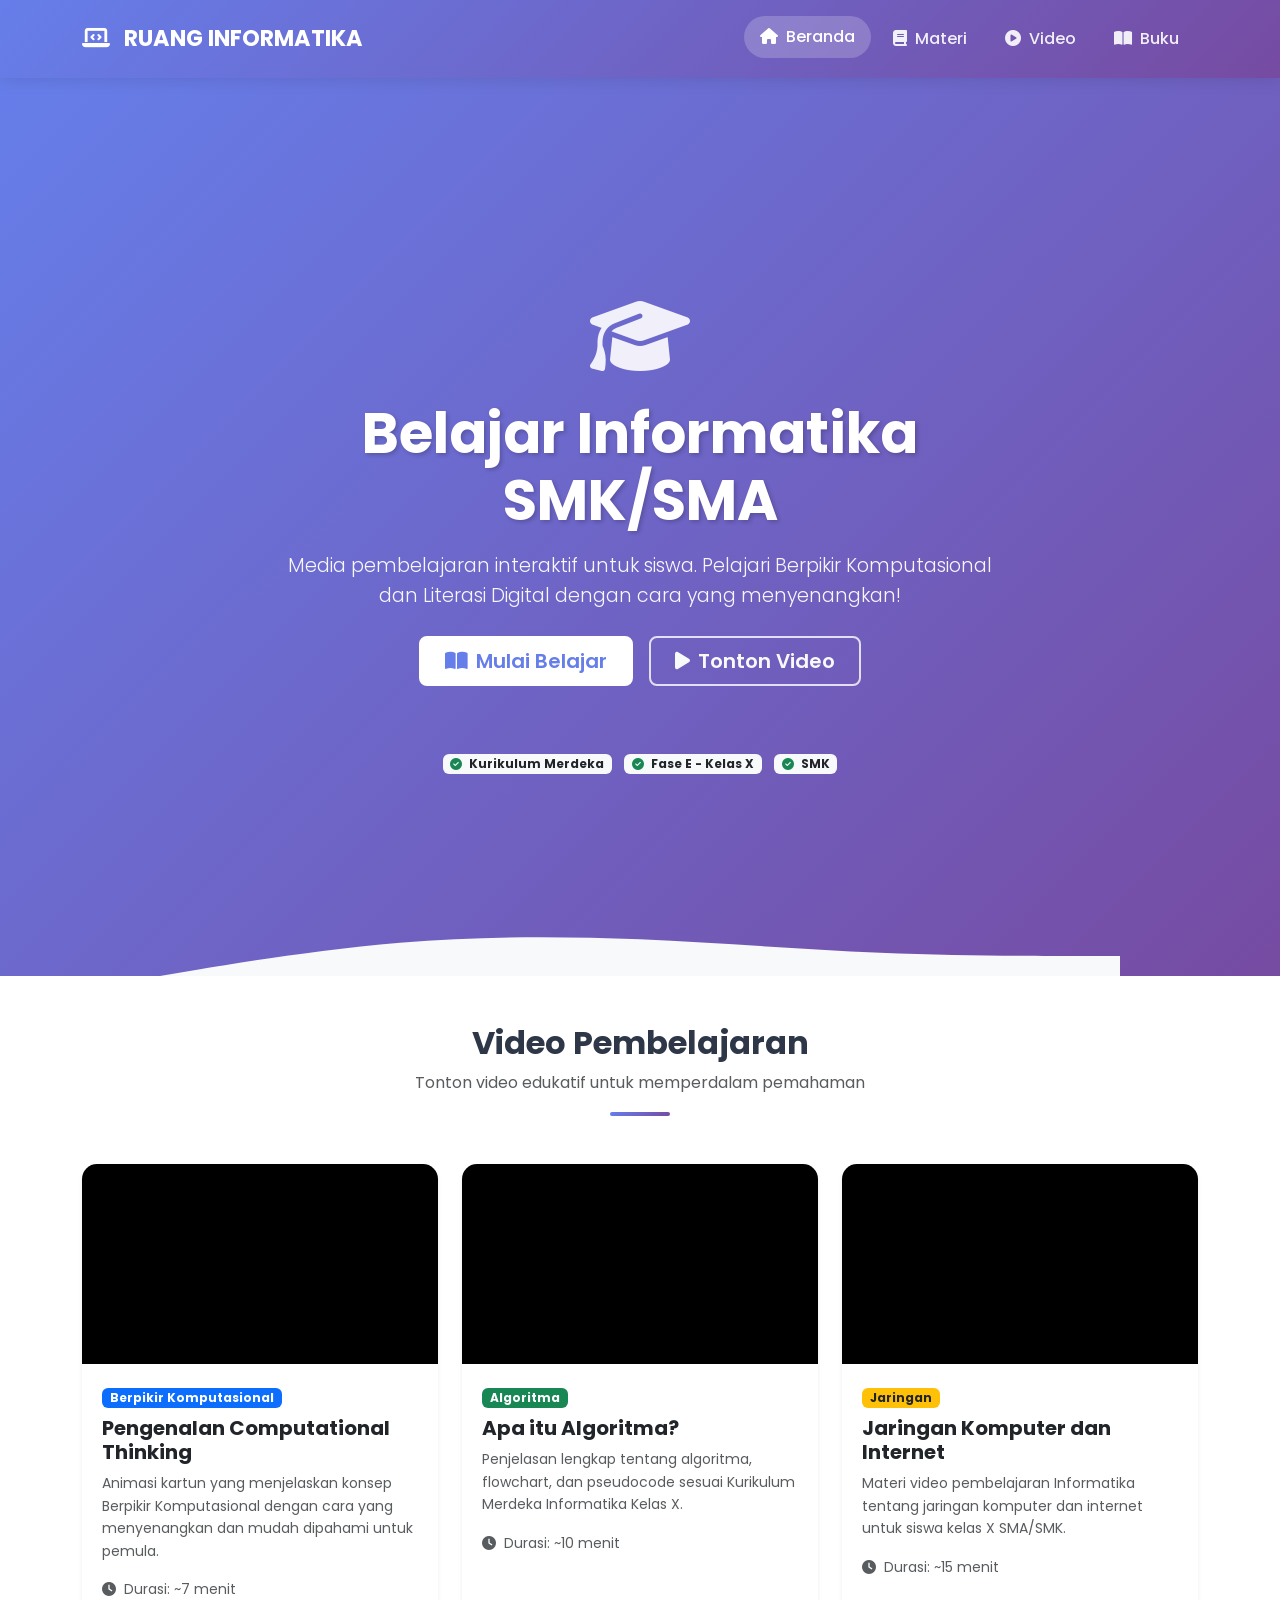
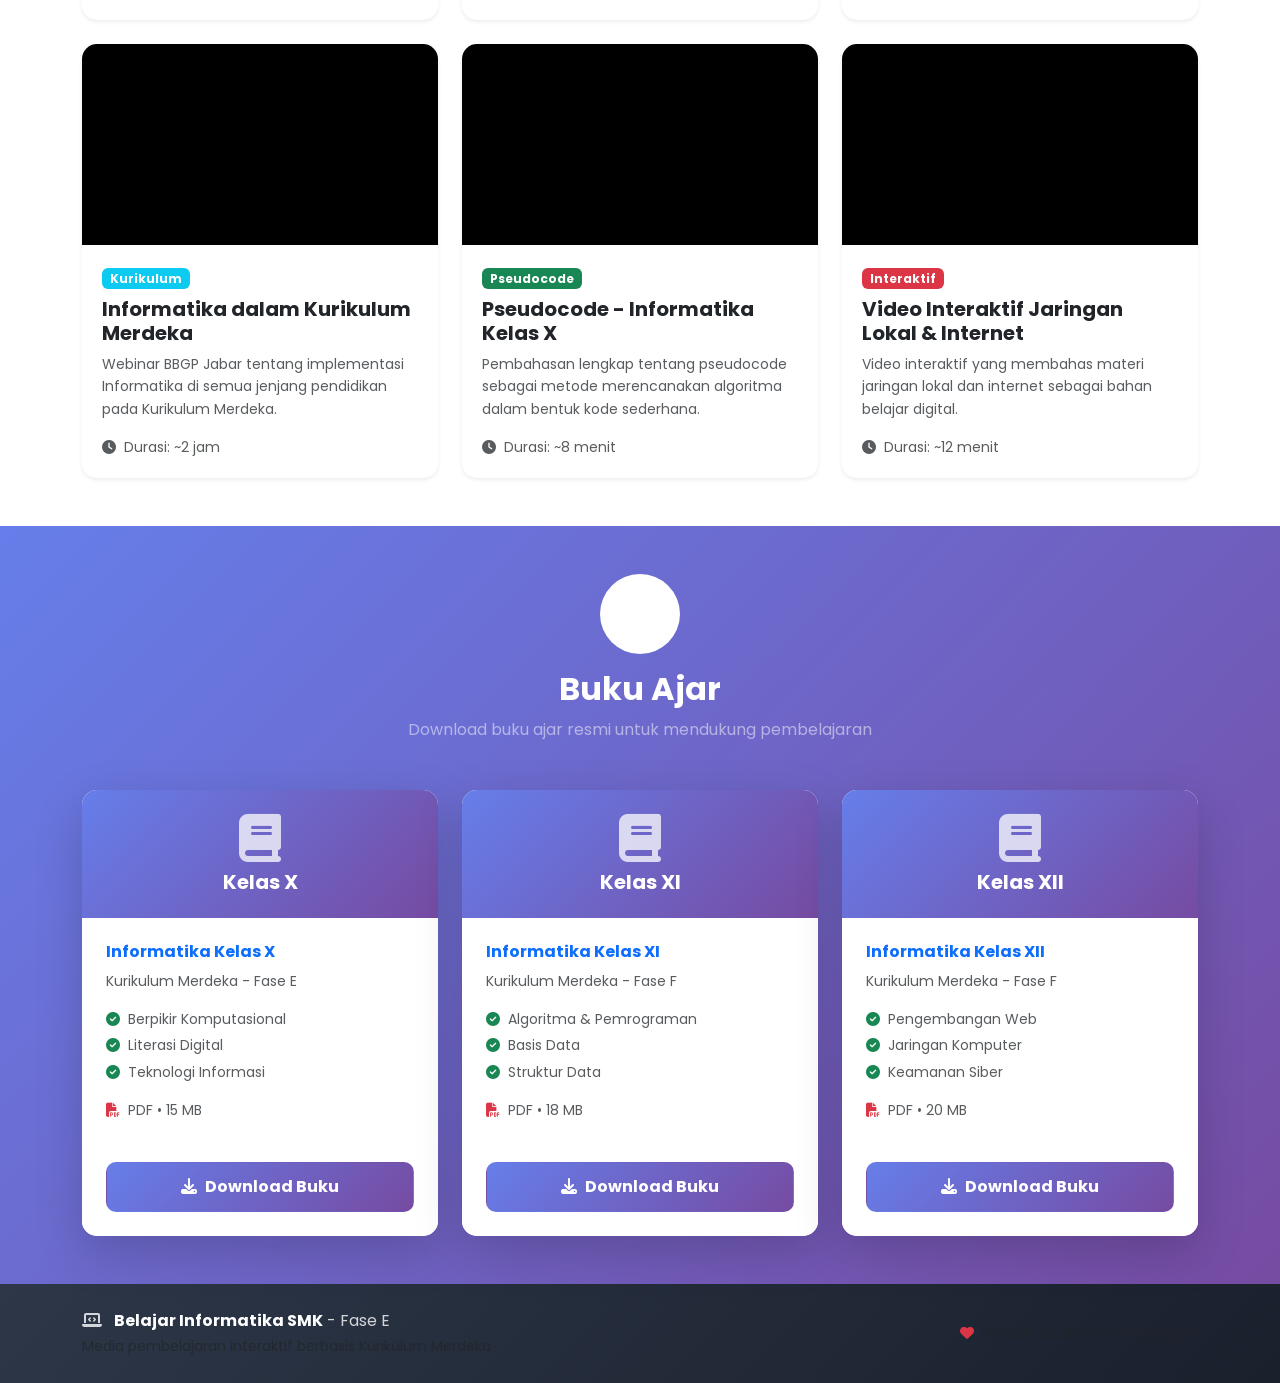
<file: index.html>
<!DOCTYPE html>
<html lang="id">
<head>
    <meta charset="UTF-8">
    <meta name="viewport" content="width=device-width, initial-scale=1.0">
    <title>Belajar Informatika SMK - Fase E</title>
    <!-- Bootstrap 5 CSS CDN -->
    <link href="https://cdn.jsdelivr.net/npm/bootstrap@5.3.2/dist/css/bootstrap.min.css" rel="stylesheet">
    <!-- Google Fonts -->
    <link href="https://fonts.googleapis.com/css2?family=Poppins:wght@300;400;500;600;700&display=swap" rel="stylesheet">
    <!-- Font Awesome -->
    <link rel="stylesheet" href="https://cdnjs.cloudflare.com/ajax/libs/font-awesome/6.4.2/css/all.min.css">
    <!-- Custom CSS -->
    <link rel="stylesheet" href="style.css">
<base target="_blank">
</head>
<body>
    <!-- ============================================ -->
    <!-- NAVBAR - Navigasi Utama Website              -->
    <!-- ============================================ -->
    <nav class="navbar navbar-expand-lg navbar-dark fixed-top" id="mainNav">
        <div class="container">
            <!-- Logo Website -->
            <a class="navbar-brand" href="#beranda">
                <i class="fas fa-laptop-code me-2"></i>
                <span class="fw-bold">RUANG INFORMATIKA</span>
            </a>
            <!-- Tombol Toggle untuk Mobile -->
            <button class="navbar-toggler" type="button" data-bs-toggle="collapse" data-bs-target="#navbarNav">
                <span class="navbar-toggler-icon"></span>
            </button>
            <!-- Menu Navigasi -->
            <div class="collapse navbar-collapse" id="navbarNav">
                <ul class="navbar-nav ms-auto">
                    <li class="nav-item">
                        <a class="nav-link active" href="#beranda"><i class="fas fa-home me-1"></i> Beranda</a>
                    </li>
                    <li class="nav-item">
                        <a class="nav-link" href="materi.html"><i class="fas fa-book me-1"></i> Materi</a>
                    </li>
                    <li class="nav-item">
                        <a class="nav-link" href="#video"><i class="fas fa-play-circle me-1"></i> Video</a>
                    </li>
                    <li class="nav-item">
                        <a class="nav-link" href="#buku">
                            <i class="fas fa-book-open me-1"></i> Buku
                        </a>
                    </li>
                </ul>
            </div>
        </div>
    </nav>

    <!-- ============================================ -->
    <!-- HERO SECTION - Halaman Utama                 -->
    <!-- ============================================ -->
    <section id="beranda" class="hero-section d-flex align-items-center">
        <div class="container text-center">
            <div class="row justify-content-center">
                <div class="col-lg-8">
                    <!-- Animasi Icon -->
                    <div class="hero-icon mb-4">
                        <i class="fas fa-graduation-cap"></i>
                    </div>
                    <h1 class="display-4 fw-bold mb-3">Belajar Informatika SMK/SMA</h1>
                    <p class="lead mb-4">
                        Media pembelajaran interaktif untuk siswa. Pelajari Berpikir Komputasional 
                        dan Literasi Digital dengan cara yang menyenangkan!
                    </p>
                    <div class="d-flex justify-content-center gap-3 flex-wrap">
                        <a href="materi.html#bk" class="btn btn-primary btn-lg px-4">
                            <i class="fas fa-book-open me-2"></i>Mulai Belajar
                        </a>
                        <a href="#video" class="btn btn-outline-light btn-lg px-4">
                            <i class="fas fa-play me-2"></i>Tonton Video
                        </a>
                    </div>
                    <!-- Info CP -->
                    <div class="mt-5 pt-3">
                        <span class="badge bg-light text-dark me-2"><i class="fas fa-check-circle text-success me-1"></i> Kurikulum Merdeka</span>
                        <span class="badge bg-light text-dark me-2"><i class="fas fa-check-circle text-success me-1"></i> Fase E - Kelas X</span>
                        <span class="badge bg-light text-dark"><i class="fas fa-check-circle text-success me-1"></i> SMK</span>
                    </div>
                </div>
            </div>
        </div>
        <!-- Wave SVG -->
        <div class="wave-bottom">
            <svg viewBox="0 0 1440 120" fill="none" xmlns="http://www.w3.org/2000/svg">
                <path d="M0 120L60 110C120 100 240 80 360 70C480 60 600 60 720 65C840 70 960 80 1080 85C1200 90 1320 90 1380 90L1440 90V120H1380C1320 120 1200 120 1080 120C960 120 840 120 720 120C600 120 480 120 360 120C240 120 120 120 60 120H0Z" fill="#f8f9fa"/>
            </svg>
        </div>
    </section>

    <!-- ============================================ -->
    <!-- VIDEO SECTION - Pembelajaran Visual          -->
    <!-- ============================================ -->
    <section id="video" class="py-5">
        <div class="container">
            <div class="text-center mb-5">
                <h2 class="fw-bold section-title">Video Pembelajaran</h2>
                <p class="text-muted">Tonton video edukatif untuk memperdalam pemahaman</p>
                <div class="divider mx-auto"></div>
            </div>

            <div class="row g-4">
                <!-- Video 1: Berpikir Komputasional -->
                <div class="col-md-6 col-lg-4">
                    <div class="card video-card border-0 shadow-sm h-100">
                        <div class="ratio ratio-16x9">
                            <iframe 
                                src="https://www.youtube.com/embed/jCb9fpPrxLc" 
                                title="Pengenalan Computational Thinking"
                                allowfullscreen>
                            </iframe>
                        </div>
                        <div class="card-body">
                            <span class="badge bg-primary mb-2">Berpikir Komputasional</span>
                            <h5 class="card-title fw-bold">Pengenalan Computational Thinking</h5>
                            <p class="card-text text-muted small">
                                Animasi kartun yang menjelaskan konsep Berpikir Komputasional 
                                dengan cara yang menyenangkan dan mudah dipahami untuk pemula.
                            </p>
                            <div class="d-flex align-items-center text-muted small">
                                <i class="fas fa-clock me-2"></i> Durasi: ~7 menit
                            </div>
                        </div>
                    </div>
                </div>

                <!-- Video 2: Algoritma & Pseudocode -->
                <div class="col-md-6 col-lg-4">
                    <div class="card video-card border-0 shadow-sm h-100">
                        <div class="ratio ratio-16x9">
                            <iframe 
                                src="https://www.youtube.com/embed/BMHayvVbP1k" 
                                title="Apa itu Algoritma?"
                                allowfullscreen>
                            </iframe>
                        </div>
                        <div class="card-body">
                            <span class="badge bg-success mb-2">Algoritma</span>
                            <h5 class="card-title fw-bold">Apa itu Algoritma?</h5>
                            <p class="card-text text-muted small">
                                Penjelasan lengkap tentang algoritma, flowchart, dan pseudocode 
                                sesuai Kurikulum Merdeka Informatika Kelas X.
                            </p>
                            <div class="d-flex align-items-center text-muted small">
                                <i class="fas fa-clock me-2"></i> Durasi: ~10 menit
                            </div>
                        </div>
                    </div>
                </div>

                <!-- Video 3: Jaringan Komputer -->
                <div class="col-md-6 col-lg-4">
                    <div class="card video-card border-0 shadow-sm h-100">
                        <div class="ratio ratio-16x9">
                            <iframe 
                                src="https://www.youtube.com/embed/IxHjcgRG0Ng" 
                                title="Jaringan Komputer dan Internet"
                                allowfullscreen>
                            </iframe>
                        </div>
                        <div class="card-body">
                            <span class="badge bg-warning text-dark mb-2">Jaringan</span>
                            <h5 class="card-title fw-bold">Jaringan Komputer dan Internet</h5>
                            <p class="card-text text-muted small">
                                Materi video pembelajaran Informatika tentang jaringan komputer 
                                dan internet untuk siswa kelas X SMA/SMK.
                            </p>
                            <div class="d-flex align-items-center text-muted small">
                                <i class="fas fa-clock me-2"></i> Durasi: ~15 menit
                            </div>
                        </div>
                    </div>
                </div>

                <!-- Video 4: Literasi Digital -->
                <div class="col-md-6 col-lg-4">
                    <div class="card video-card border-0 shadow-sm h-100">
                        <div class="ratio ratio-16x9">
                            <iframe 
                                src="https://www.youtube.com/embed/hwLjSUuyQTw" 
                                title="Informatika dalam Kurikulum Merdeka"
                                allowfullscreen>
                            </iframe>
                        </div>
                        <div class="card-body">
                            <span class="badge bg-info mb-2">Kurikulum</span>
                            <h5 class="card-title fw-bold">Informatika dalam Kurikulum Merdeka</h5>
                            <p class="card-text text-muted small">
                                Webinar BBGP Jabar tentang implementasi Informatika di semua 
                                jenjang pendidikan pada Kurikulum Merdeka.
                            </p>
                            <div class="d-flex align-items-center text-muted small">
                                <i class="fas fa-clock me-2"></i> Durasi: ~2 jam
                            </div>
                        </div>
                    </div>
                </div>

                <!-- Video 5: Pseudocode -->
                <div class="col-md-6 col-lg-4">
                    <div class="card video-card border-0 shadow-sm h-100">
                        <div class="ratio ratio-16x9">
                            <iframe 
                                src="https://www.youtube.com/embed/QyY5cfz2390" 
                                title="Pseudocode Informatika Kelas X"
                                allowfullscreen>
                            </iframe>
                        </div>
                        <div class="card-body">
                            <span class="badge bg-success mb-2">Pseudocode</span>
                            <h5 class="card-title fw-bold">Pseudocode - Informatika Kelas X</h5>
                            <p class="card-text text-muted small">
                                Pembahasan lengkap tentang pseudocode sebagai metode 
                                merencanakan algoritma dalam bentuk kode sederhana.
                            </p>
                            <div class="d-flex align-items-center text-muted small">
                                <i class="fas fa-clock me-2"></i> Durasi: ~8 menit
                            </div>
                        </div>
                    </div>
                </div>

                <!-- Video 6: Keamanan Digital -->
                <div class="col-md-6 col-lg-4">
                    <div class="card video-card border-0 shadow-sm h-100">
                        <div class="ratio ratio-16x9">
                            <iframe 
                                src="https://www.youtube.com/embed/nlryyGLl16k" 
                                title="Video Interaktif Jaringan Lokal dan Internet"
                                allowfullscreen>
                            </iframe>
                        </div>
                        <div class="card-body">
                            <span class="badge bg-danger mb-2">Interaktif</span>
                            <h5 class="card-title fw-bold">Video Interaktif Jaringan Lokal & Internet</h5>
                            <p class="card-text text-muted small">
                                Video interaktif yang membahas materi jaringan lokal dan 
                                internet sebagai bahan belajar digital.
                            </p>
                            <div class="d-flex align-items-center text-muted small">
                                <i class="fas fa-clock me-2"></i> Durasi: ~12 menit
                            </div>
                        </div>
                    </div>
                </div>
            </div>
        </div>
    </section>

<!-- ========================================== -->
<!-- SECTION BUKU - Download Buku Ajar          -->
<!-- ========================================== -->
<section id="buku" class="py-5">
  <div class="container">
    
    <!-- Header Section -->
    <div class="text-center mb-5">
      <div class="d-inline-flex align-items-center justify-content-center rounded-circle bg-white bg-opacity-20 mb-3" 
           style="width: 80px; height: 80px;">
        <i class="fas fa-book-open fa-2x text-white"></i>
      </div>
      <h2 class="fw-bold text-white mb-2">Buku Ajar</h2>
      <p class="text-white-50">Download buku ajar resmi untuk mendukung pembelajaran</p>
    </div>

    <!-- Grid Buku -->
    <div class="row g-4 justify-content-center">
      
      <!-- Buku Kelas X -->
      <div class="col-md-6 col-lg-4">
        <div class="card h-100 border-0 shadow-lg" style="border-radius: 15px; overflow: hidden;">
          <div class="card-header text-white text-center py-4" 
               style="background: linear-gradient(135deg, #667eea 0%, #764ba2 100%); border: none;">
            <i class="fas fa-book fa-3x mb-2 opacity-75"></i>
            <h5 class="fw-bold mb-0">Kelas X</h5>
          </div>
          <div class="card-body p-4">
            <h6 class="fw-bold text-primary">Informatika Kelas X</h6>
            <p class="text-muted small mb-3">Kurikulum Merdeka - Fase E</p>
            
            <ul class="list-unstyled small text-muted mb-3">
              <li class="mb-1"><i class="fas fa-check-circle text-success me-2"></i>Berpikir Komputasional</li>
              <li class="mb-1"><i class="fas fa-check-circle text-success me-2"></i>Literasi Digital</li>
              <li class="mb-1"><i class="fas fa-check-circle text-success me-2"></i>Teknologi Informasi</li>
            </ul>

            <div class="d-flex align-items-center text-muted small mb-3">
              <i class="fas fa-file-pdf text-danger me-2"></i>
              <span>PDF • 15 MB</span>
            </div>
          </div>
          <div class="card-footer bg-white border-0 p-4 pt-0">
            <a href="https://buku.kemendikdasmen.go.id/katalog/informatika-untuk-smamasmkmak-kelas-x-edisi-revisi" 
               class="btn w-100 text-white fw-bold" 
               style="background: linear-gradient(135deg, #667eea 0%, #764ba2 100%); border-radius: 10px; padding: 12px;"
               download>
              <i class="fas fa-download me-2"></i>Download Buku
            </a>
          </div>
        </div>
      </div>

      <!-- Buku Kelas XI -->
      <div class="col-md-6 col-lg-4">
        <div class="card h-100 border-0 shadow-lg" style="border-radius: 15px; overflow: hidden;">
          <div class="card-header text-white text-center py-4" 
               style="background: linear-gradient(135deg, #667eea 0%, #764ba2 100%); border: none;">
            <i class="fas fa-book fa-3x mb-2 opacity-75"></i>
            <h5 class="fw-bold mb-0">Kelas XI</h5>
          </div>
          <div class="card-body p-4">
            <h6 class="fw-bold text-primary">Informatika Kelas XI</h6>
            <p class="text-muted small mb-3">Kurikulum Merdeka - Fase F</p>
            
            <ul class="list-unstyled small text-muted mb-3">
              <li class="mb-1"><i class="fas fa-check-circle text-success me-2"></i>Algoritma & Pemrograman</li>
              <li class="mb-1"><i class="fas fa-check-circle text-success me-2"></i>Basis Data</li>
              <li class="mb-1"><i class="fas fa-check-circle text-success me-2"></i>Struktur Data</li>
            </ul>

            <div class="d-flex align-items-center text-muted small mb-3">
              <i class="fas fa-file-pdf text-danger me-2"></i>
              <span>PDF • 18 MB</span>
            </div>
          </div>
          <div class="card-footer bg-white border-0 p-4 pt-0">
            <a href="https://buku.kemendikdasmen.go.id/katalog/informatika-untuk-smama-kelas-xi-edisi-revisi" 
               class="btn w-100 text-white fw-bold" 
               style="background: linear-gradient(135deg, #667eea 0%, #764ba2 100%); border-radius: 10px; padding: 12px;"
               download>
              <i class="fas fa-download me-2"></i>Download Buku
            </a>
          </div>
        </div>
      </div>

      <!-- Buku Kelas XII -->
      <div class="col-md-6 col-lg-4">
        <div class="card h-100 border-0 shadow-lg" style="border-radius: 15px; overflow: hidden;">
          <div class="card-header text-white text-center py-4" 
               style="background: linear-gradient(135deg, #667eea 0%, #764ba2 100%); border: none;">
            <i class="fas fa-book fa-3x mb-2 opacity-75"></i>
            <h5 class="fw-bold mb-0">Kelas XII</h5>
          </div>
          <div class="card-body p-4">
            <h6 class="fw-bold text-primary">Informatika Kelas XII</h6>
            <p class="text-muted small mb-3">Kurikulum Merdeka - Fase F</p>
            
            <ul class="list-unstyled small text-muted mb-3">
              <li class="mb-1"><i class="fas fa-check-circle text-success me-2"></i>Pengembangan Web</li>
              <li class="mb-1"><i class="fas fa-check-circle text-success me-2"></i>Jaringan Komputer</li>
              <li class="mb-1"><i class="fas fa-check-circle text-success me-2"></i>Keamanan Siber</li>
            </ul>

            <div class="d-flex align-items-center text-muted small mb-3">
              <i class="fas fa-file-pdf text-danger me-2"></i>
              <span>PDF • 20 MB</span>
            </div>
          </div>
          <div class="card-footer bg-white border-0 p-4 pt-0">
            <a href="https://buku.kemendikdasmen.go.id/katalog/informatika-untuk-smama-kelas-xii" 
               class="btn w-100 text-white fw-bold" 
               style="background: linear-gradient(135deg, #667eea 0%, #764ba2 100%); border-radius: 10px; padding: 12px;"
               download>
              <i class="fas fa-download me-2"></i>Download Buku
            </a>
          </div>
        </div>
      </div>

    </div>
  </div>
</section>

    <!-- ============================================ -->
    <!-- FOOTER - Bagian Bawah Website                -->
    <!-- ============================================ -->
    <footer class="footer py-4">
        <div class="container">
            <div class="row align-items-center">
                <div class="col-md-6 text-center text-md-start">
                    <p class="mb-0">
                        <i class="fas fa-laptop-code me-2"></i>
                        <strong>Belajar Informatika SMK</strong> - Fase E
                    </p>
                    <small class="text-muted">Media pembelajaran interaktif berbasis Kurikulum Merdeka</small>
                </div>
                <div class="col-md-6 text-center text-md-end mt-3 mt-md-0">
                    <small class="text-muted">
                        <i class="fas fa-heart text-danger me-1"></i> Dibuat untuk siswa SMK Kelas X
                    </small>
                </div>
            </div>
        </div>
    </footer>

    <!-- Tombol Kembali ke Atas -->
    <button id="backToTop" class="btn btn-primary rounded-circle shadow" title="Kembali ke Atas">
        <i class="fas fa-arrow-up"></i>
    </button>

    <!-- Bootstrap 5 JS Bundle -->
    <script src="https://cdn.jsdelivr.net/npm/bootstrap@5.3.2/dist/js/bootstrap.bundle.min.js"></script>
    <!-- Custom JavaScript -->
    <script src="script.js"></script>
</body>
</html>
</file>
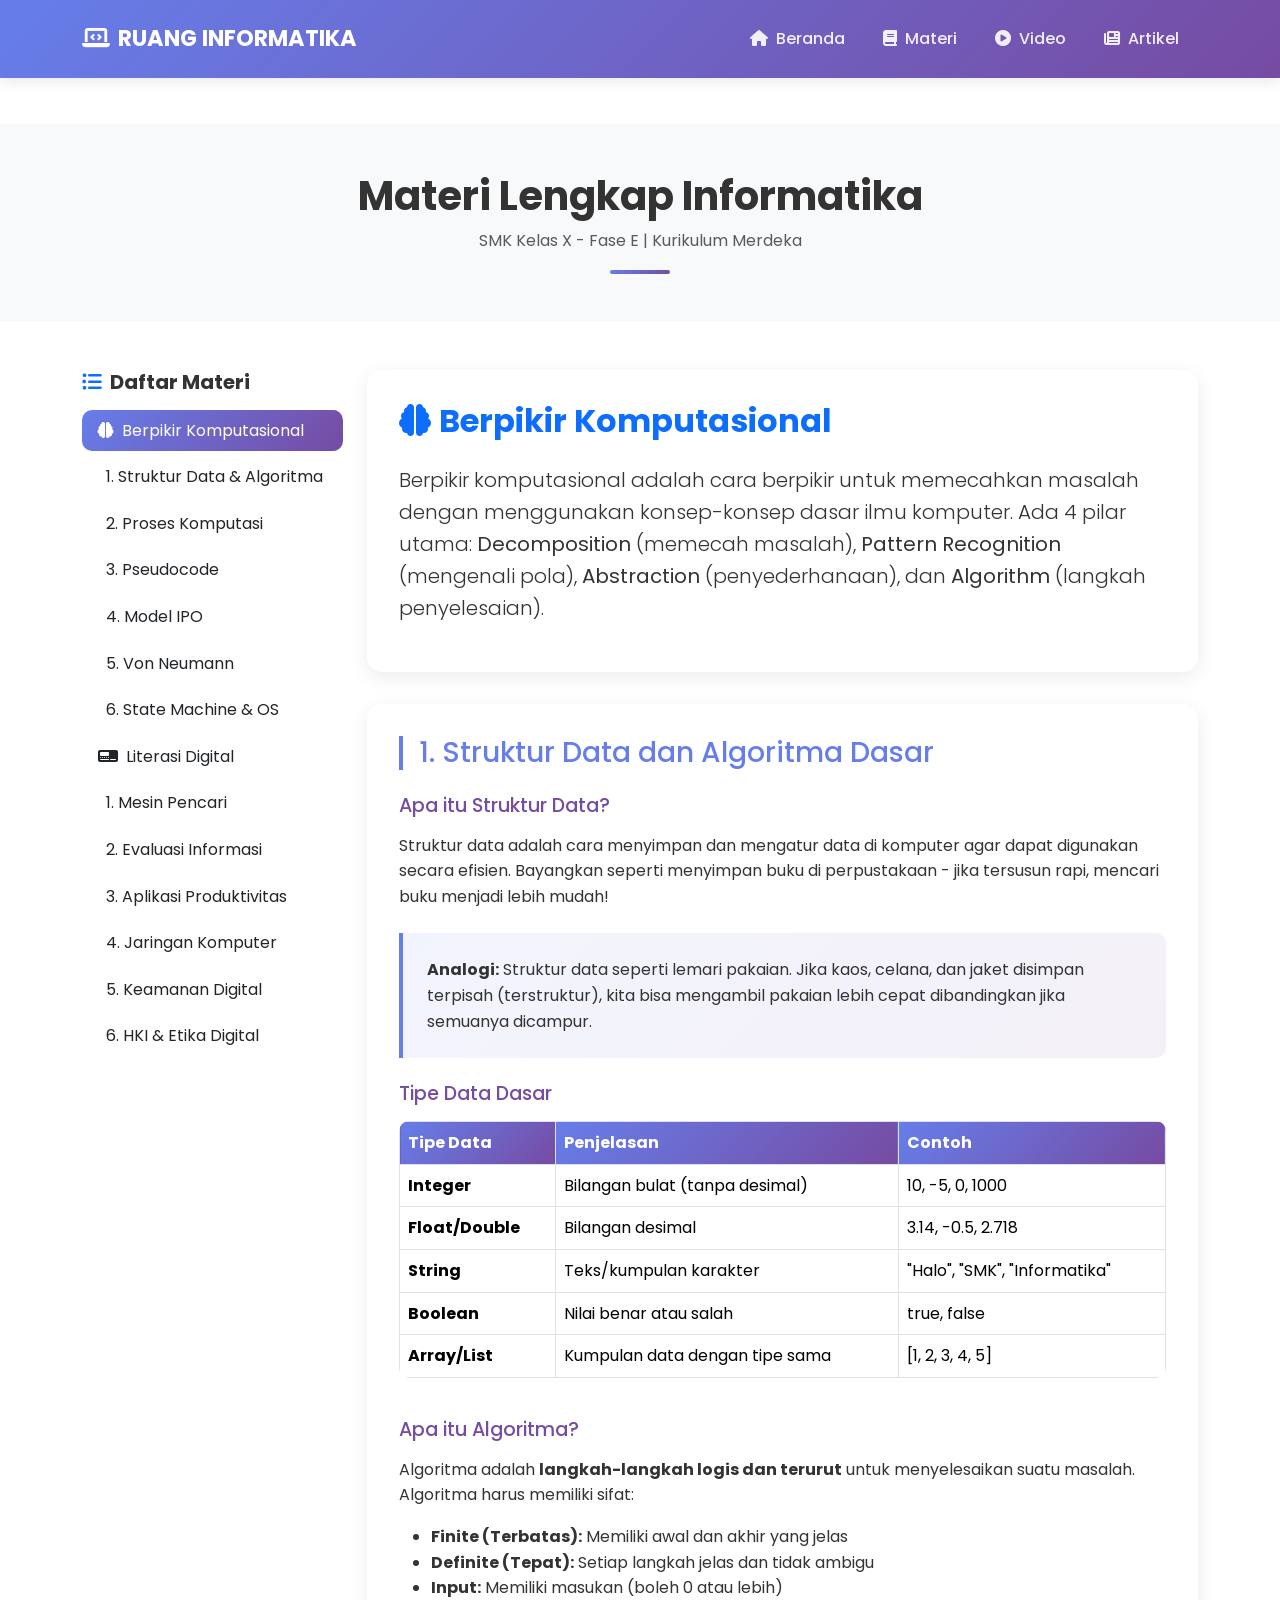
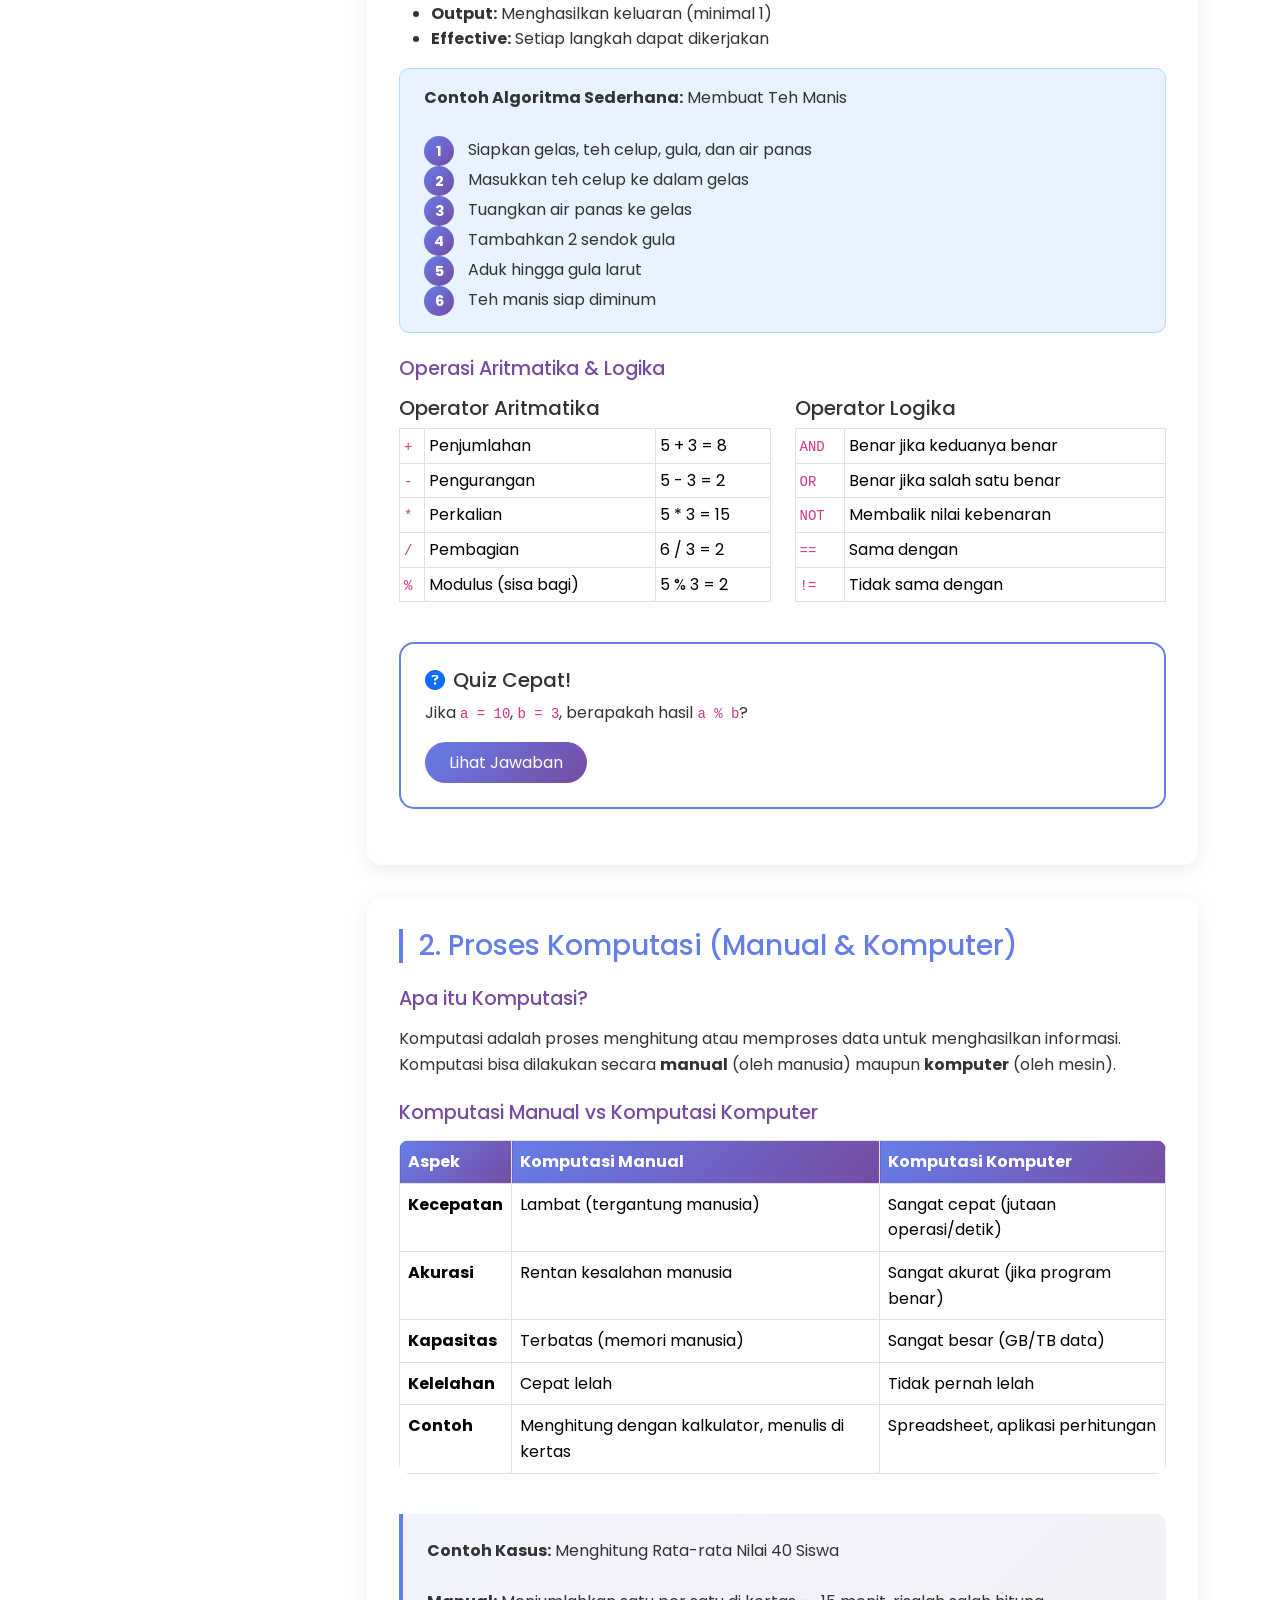
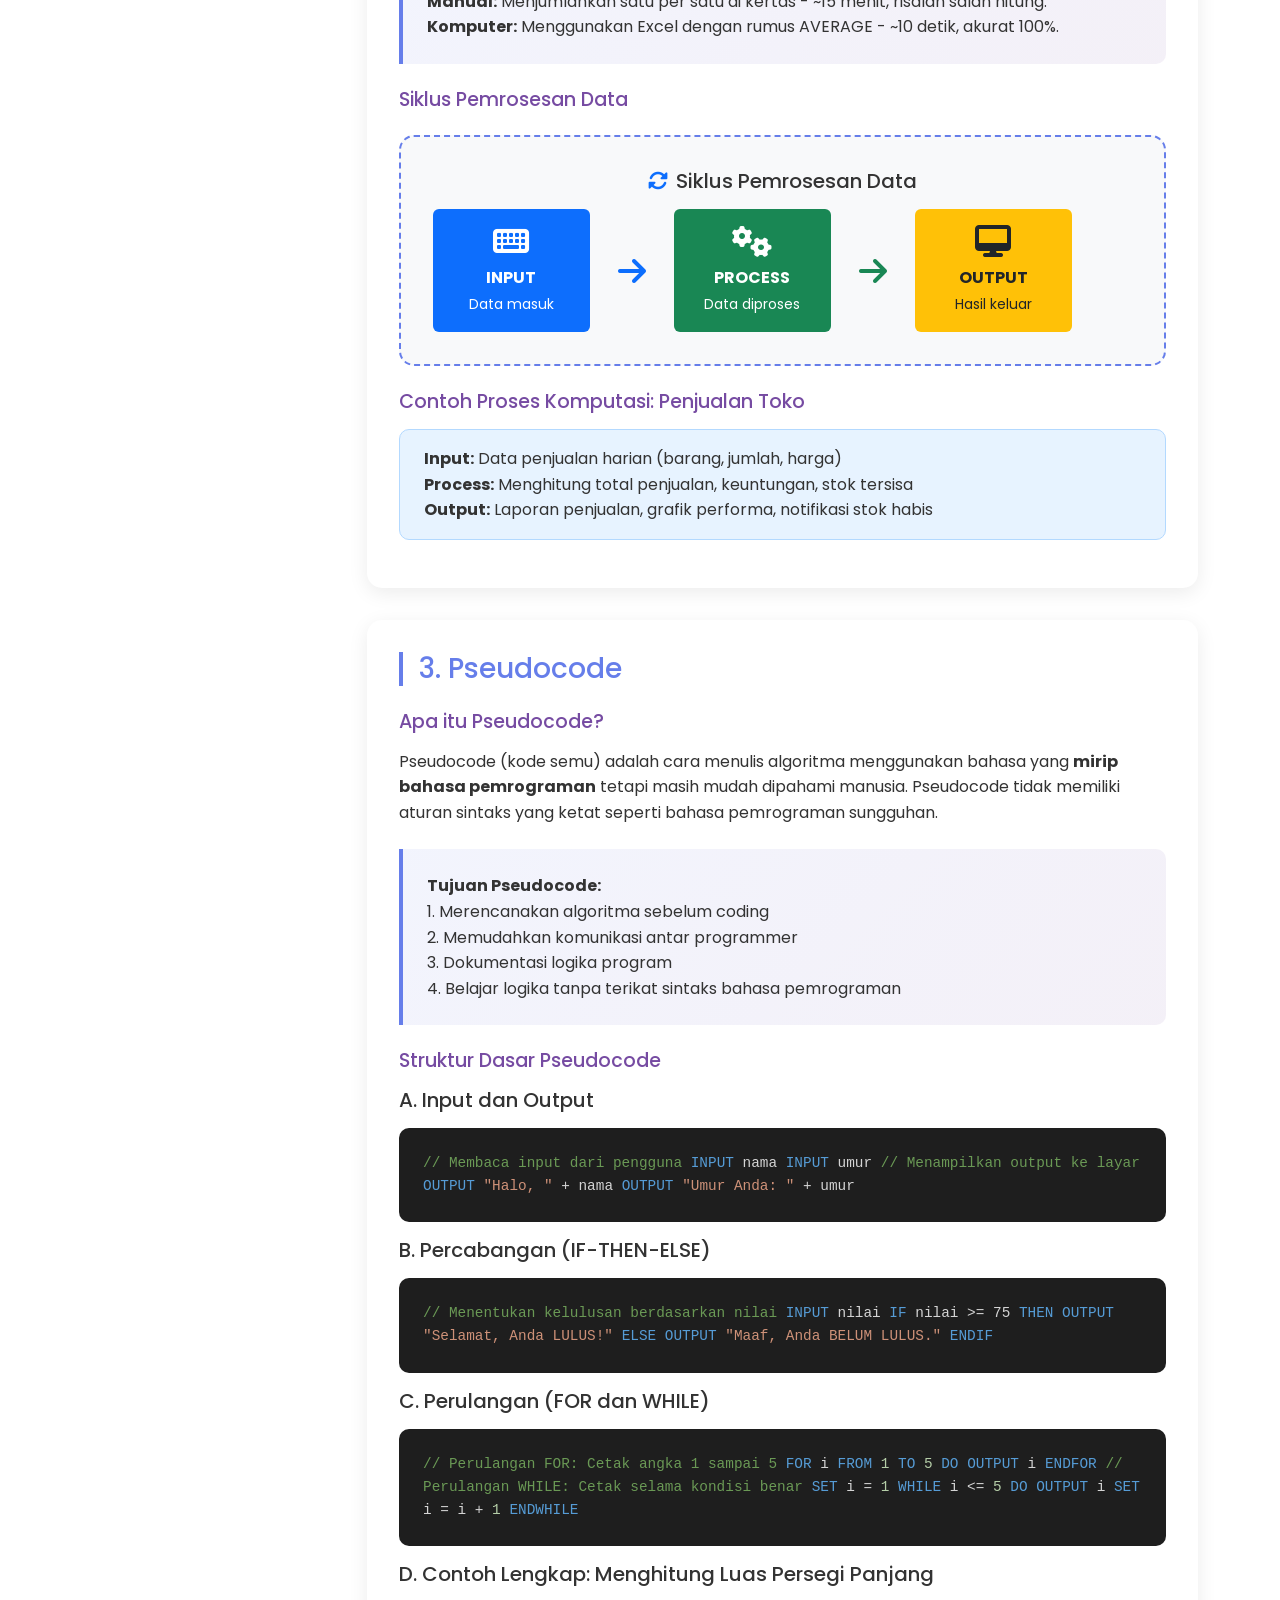
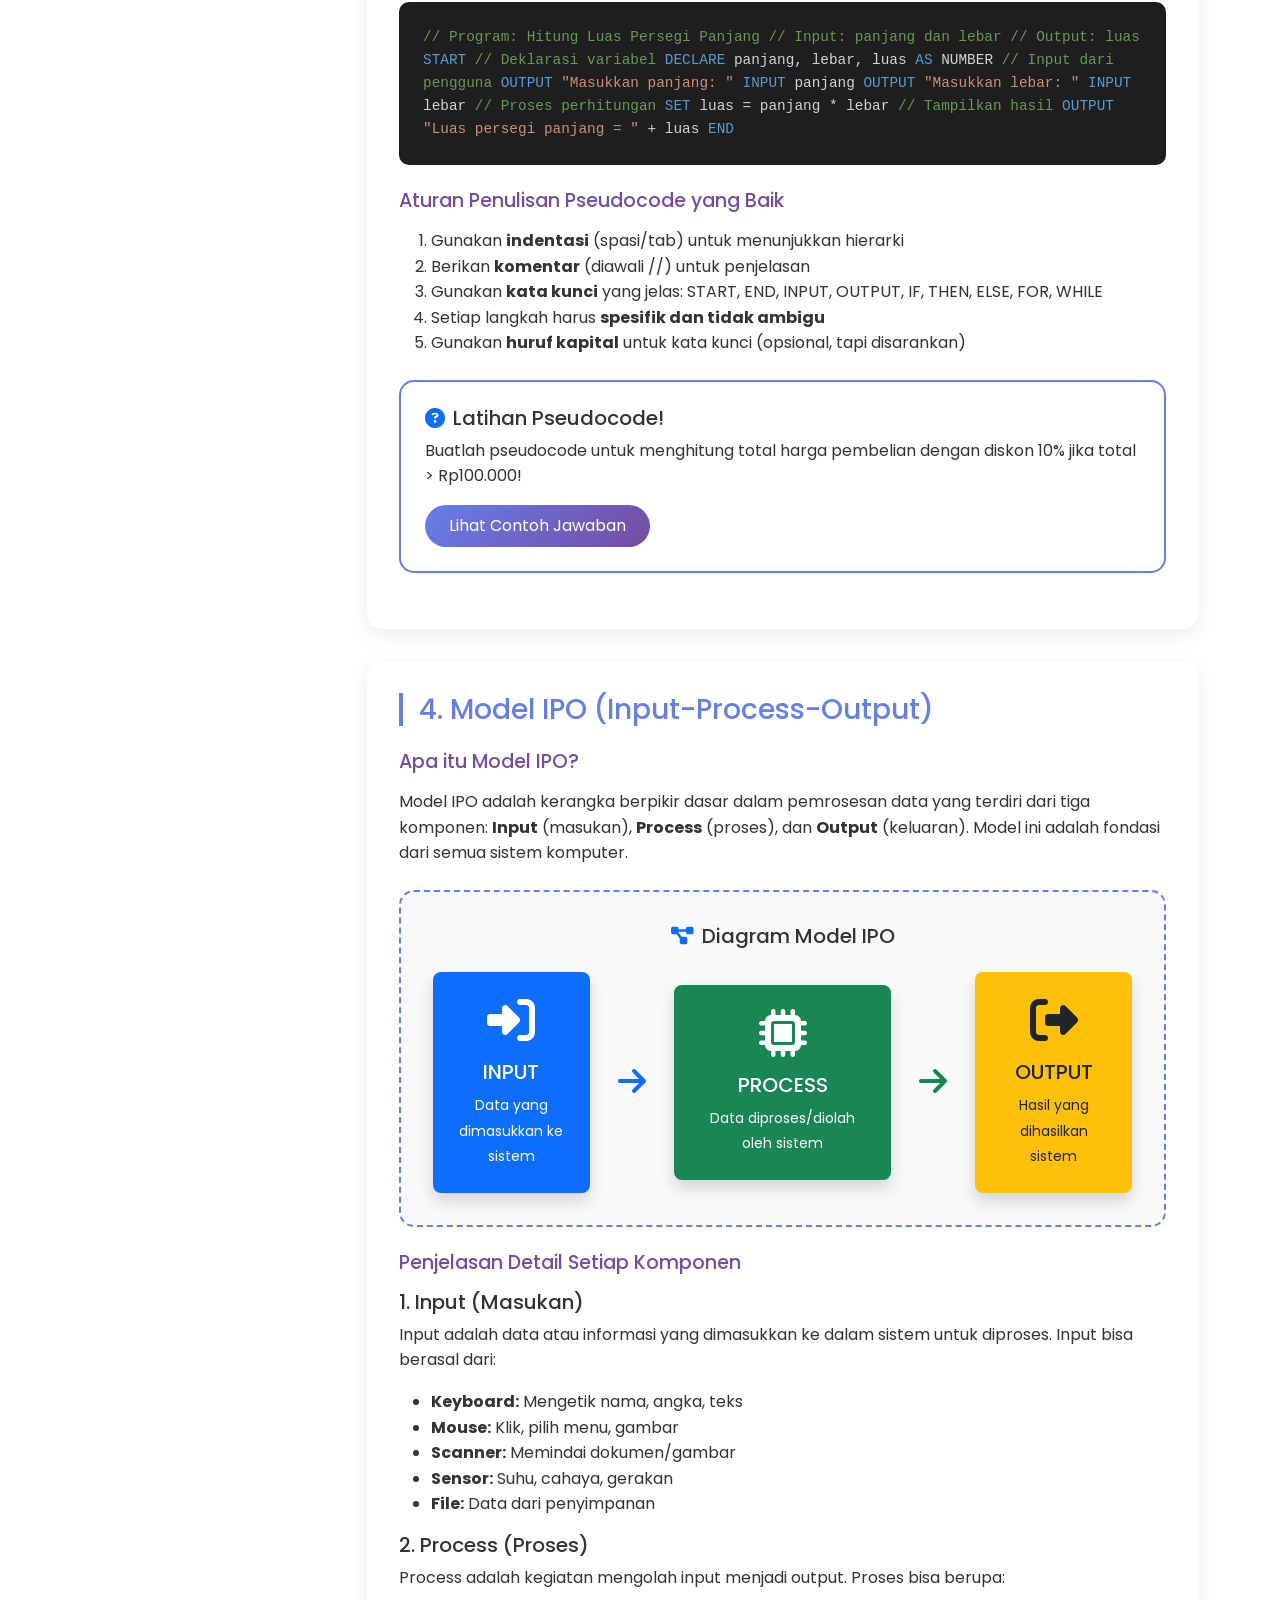
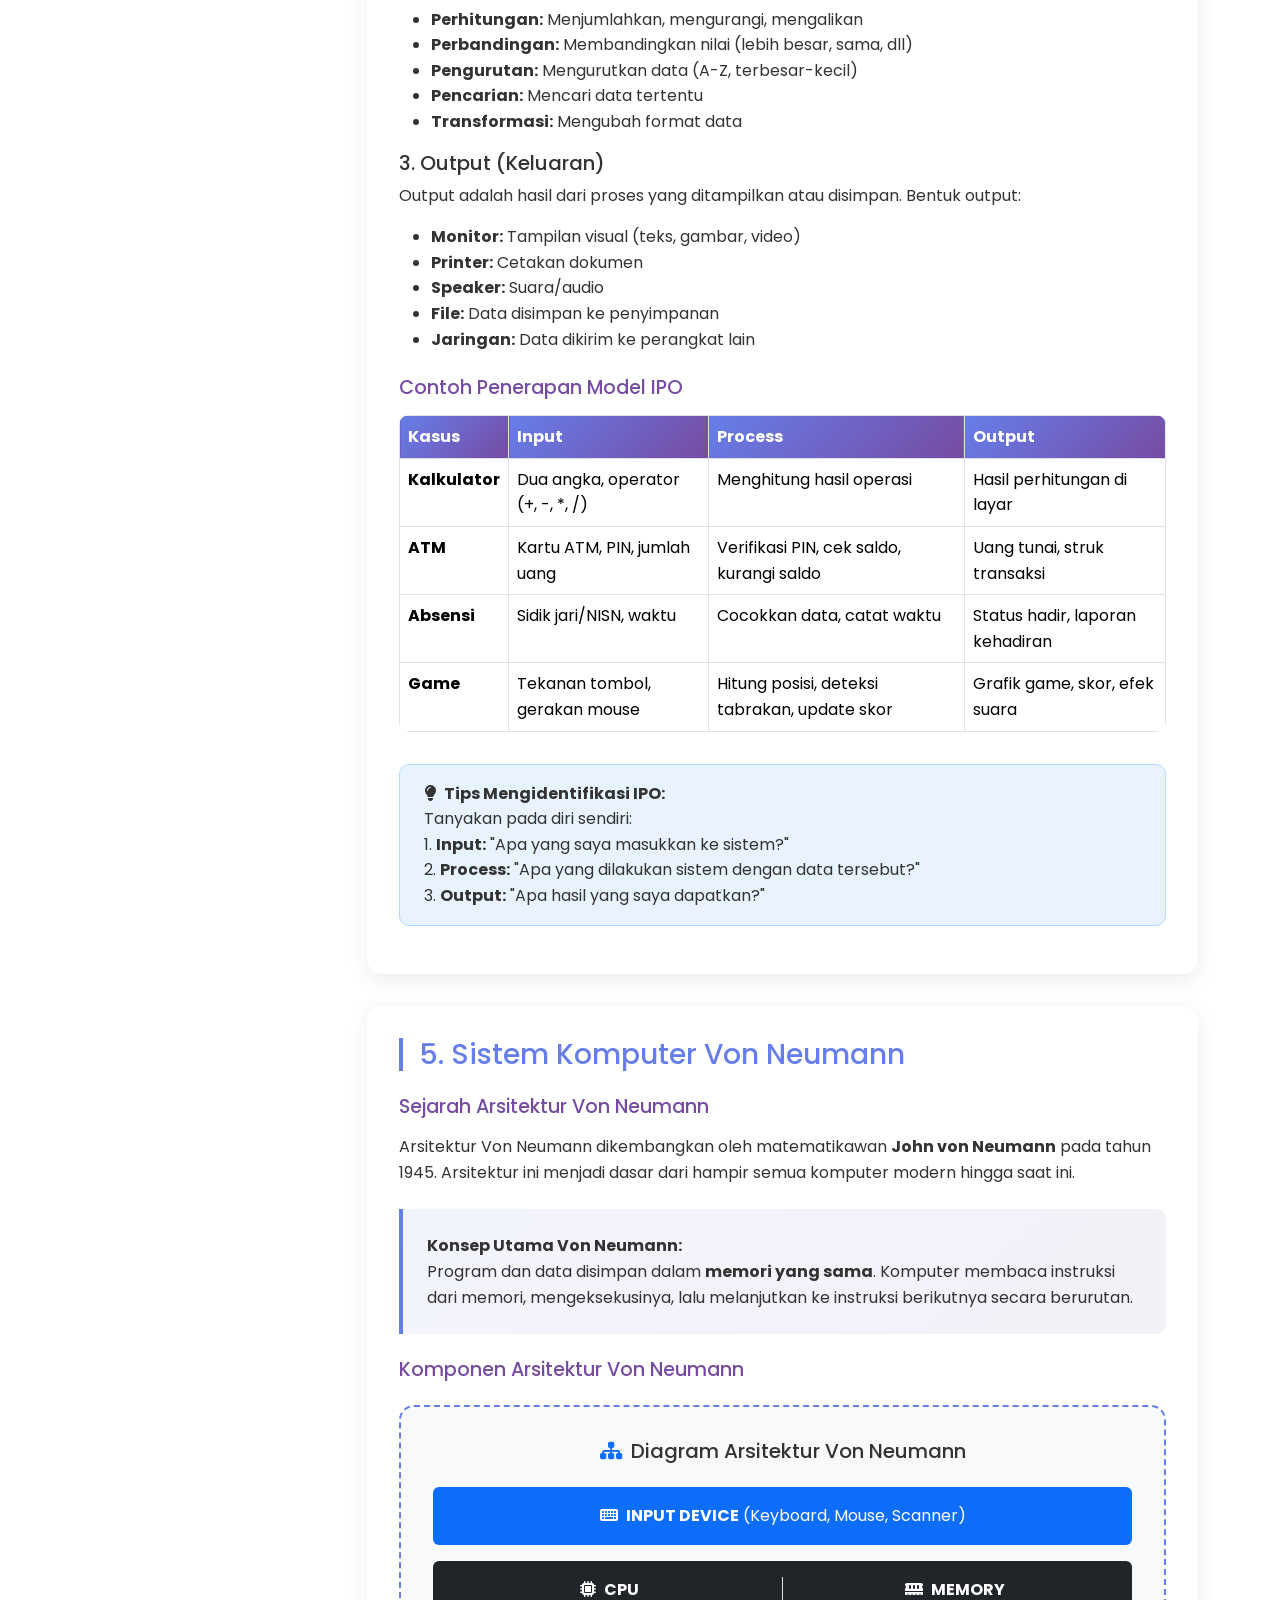
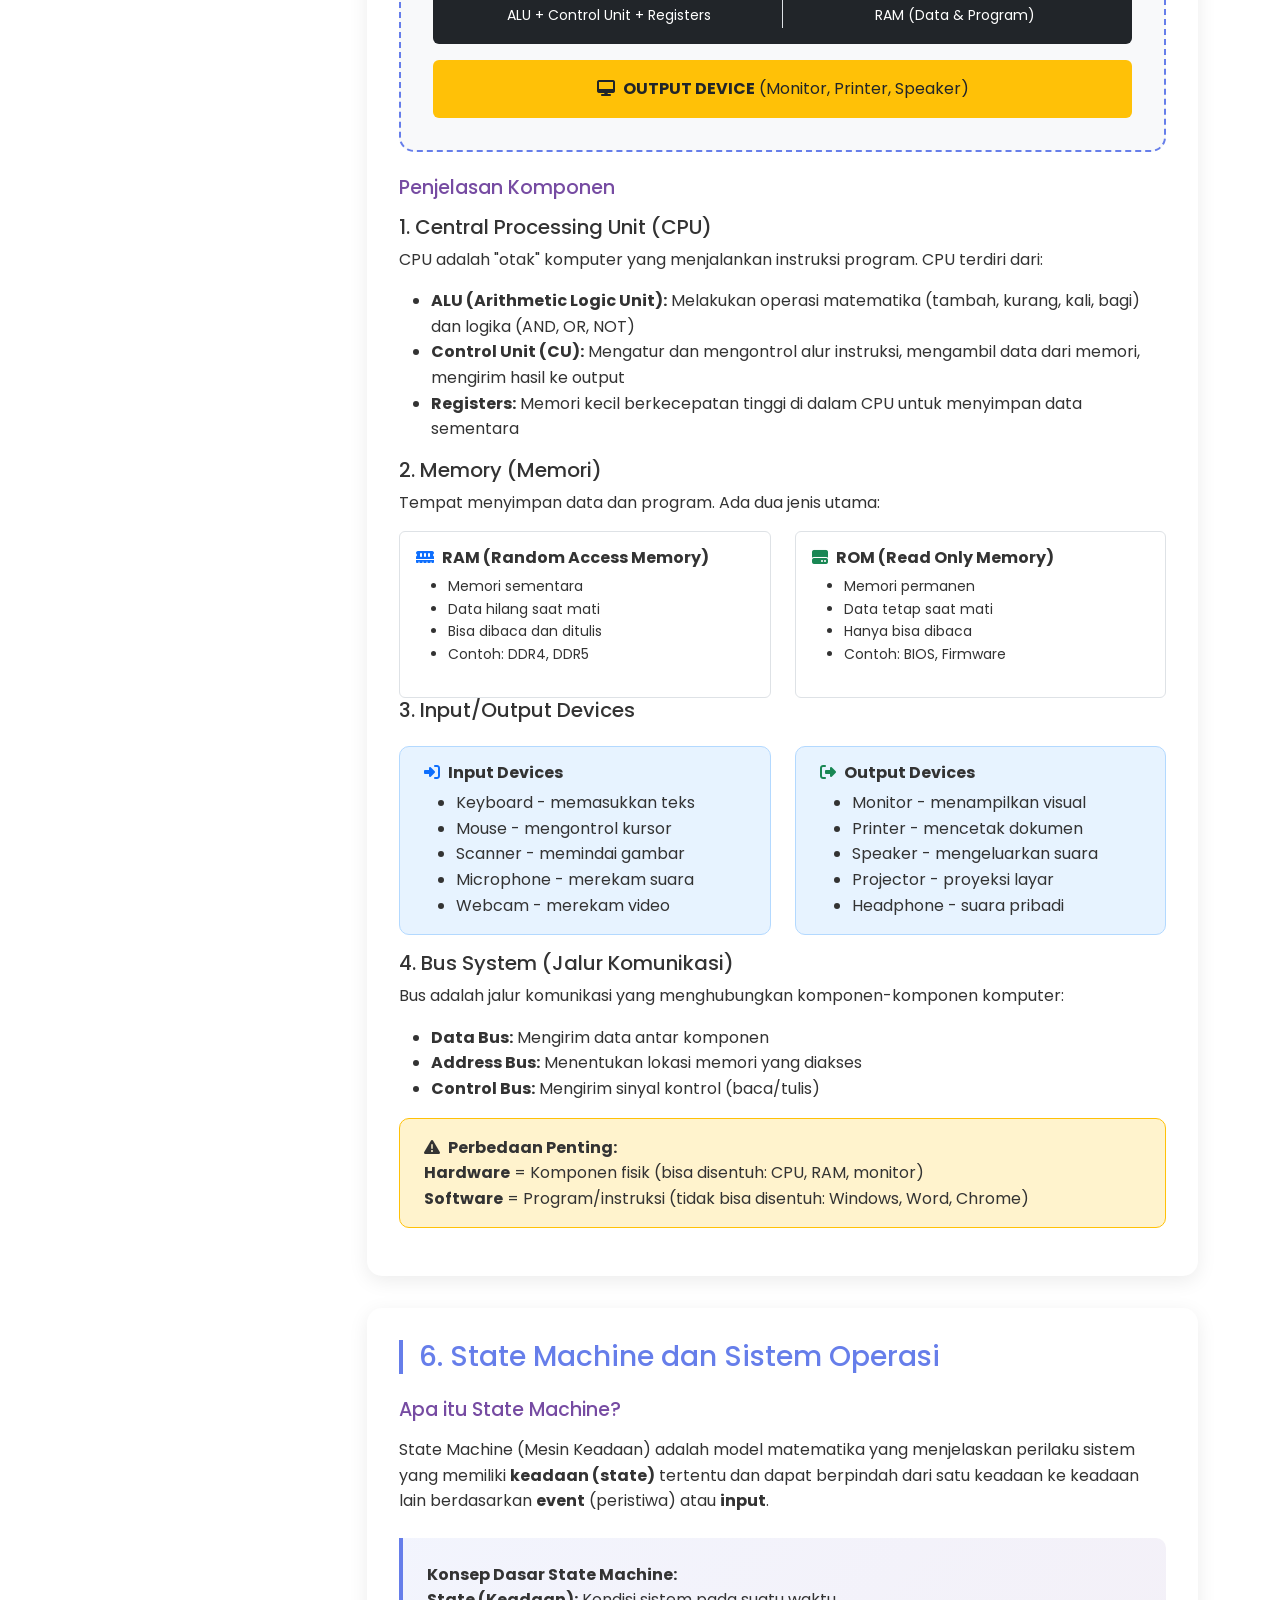
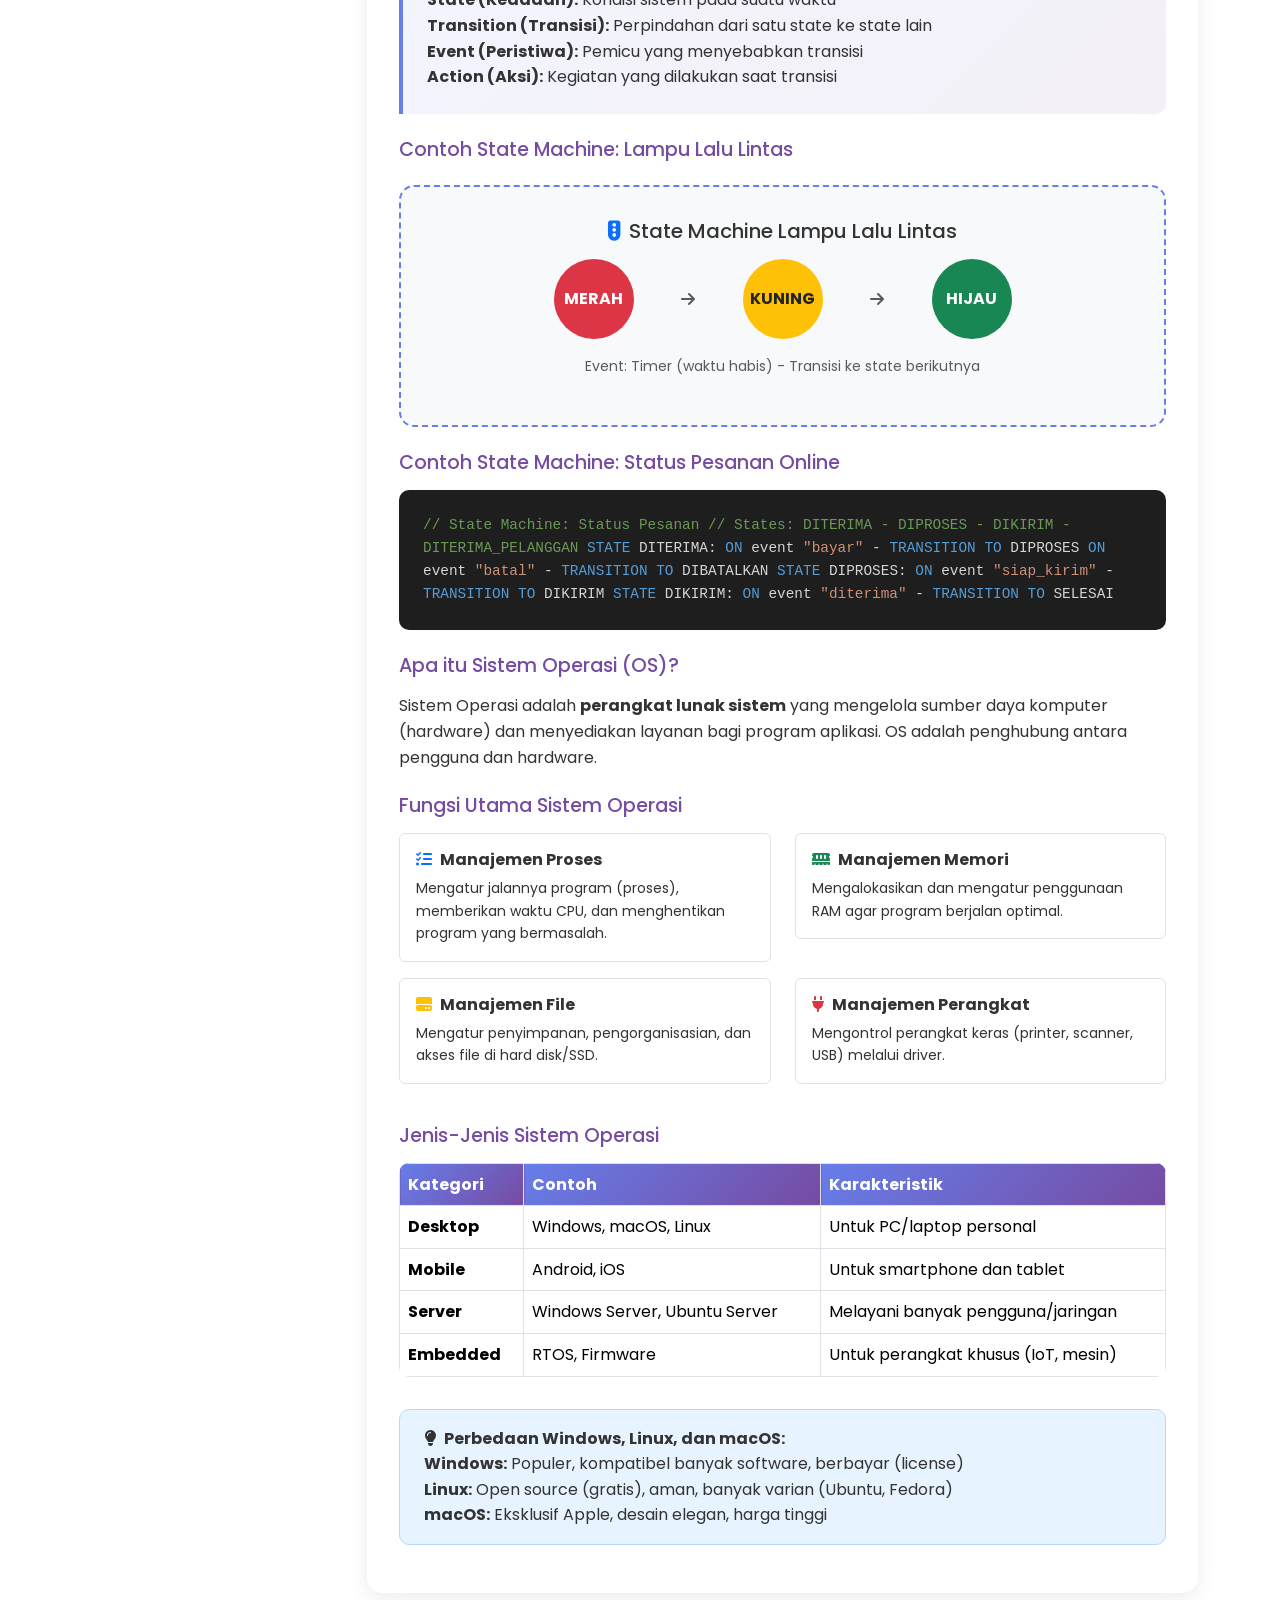
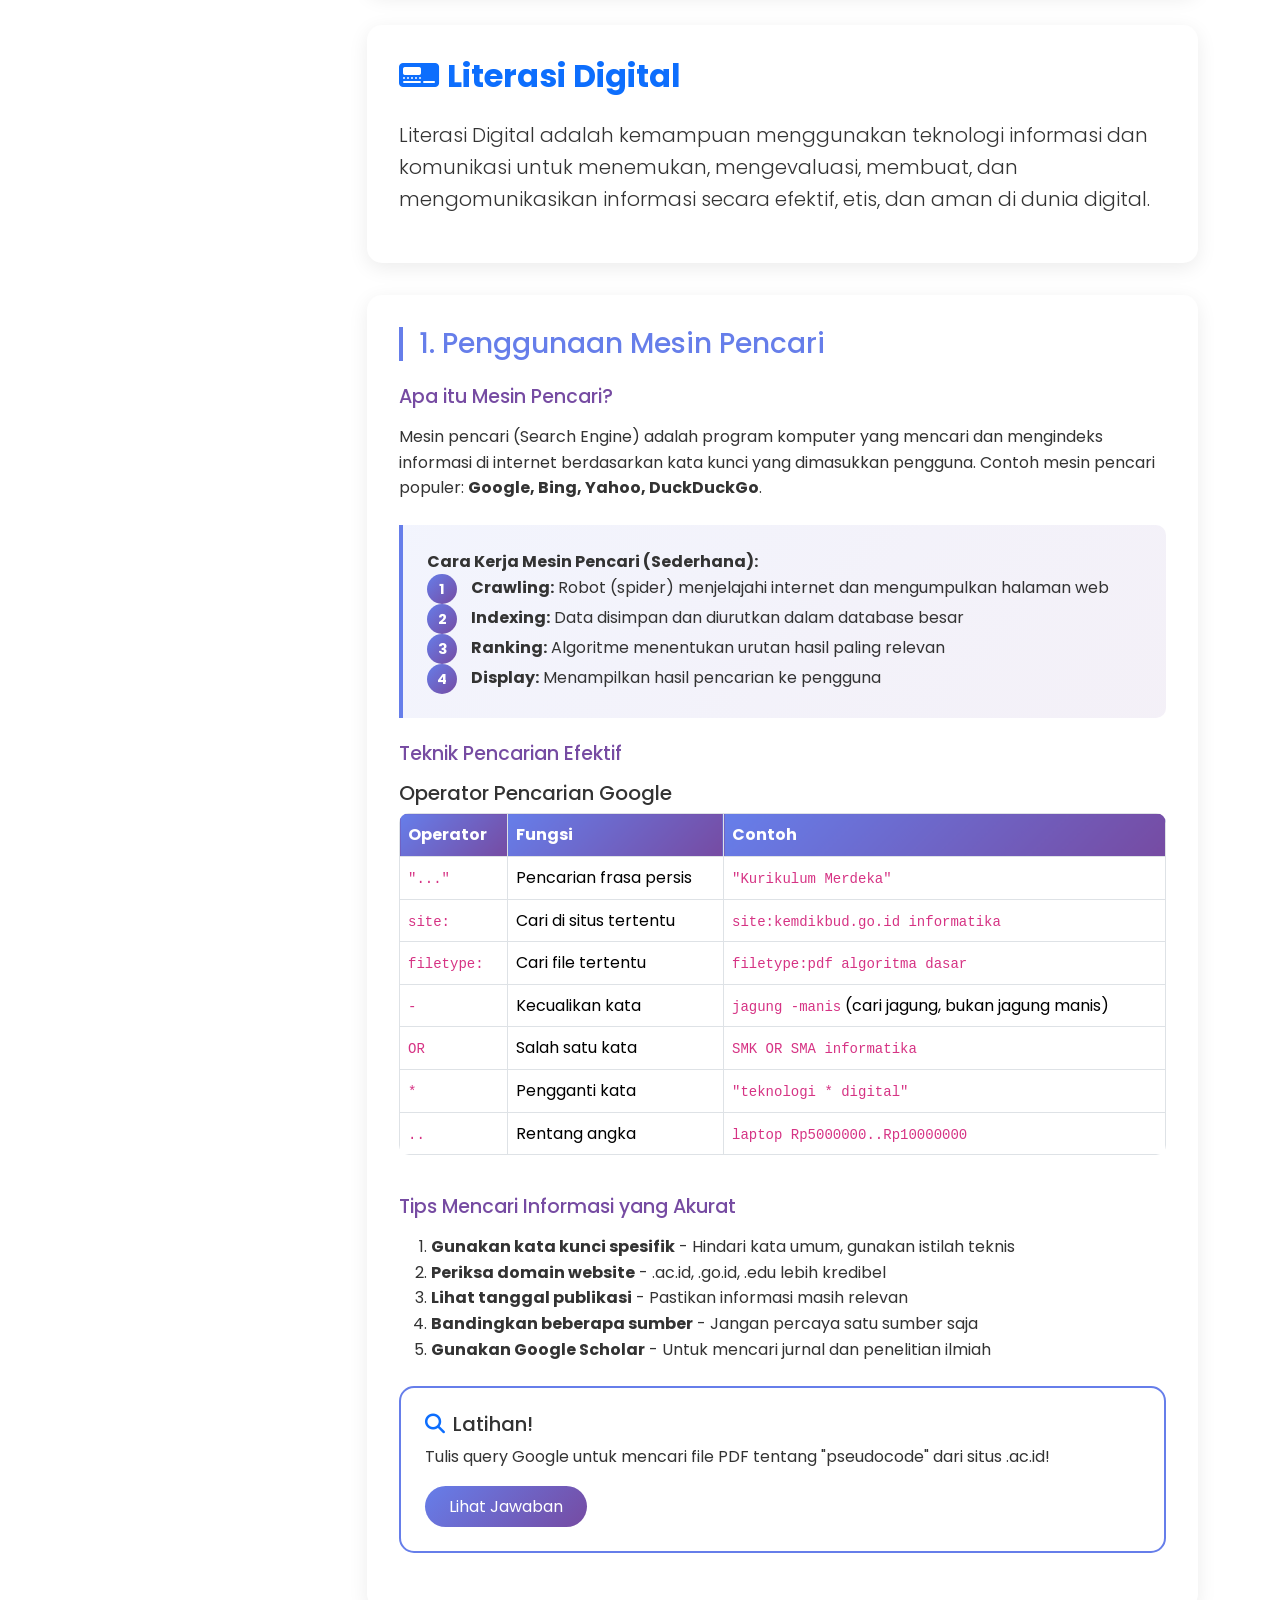
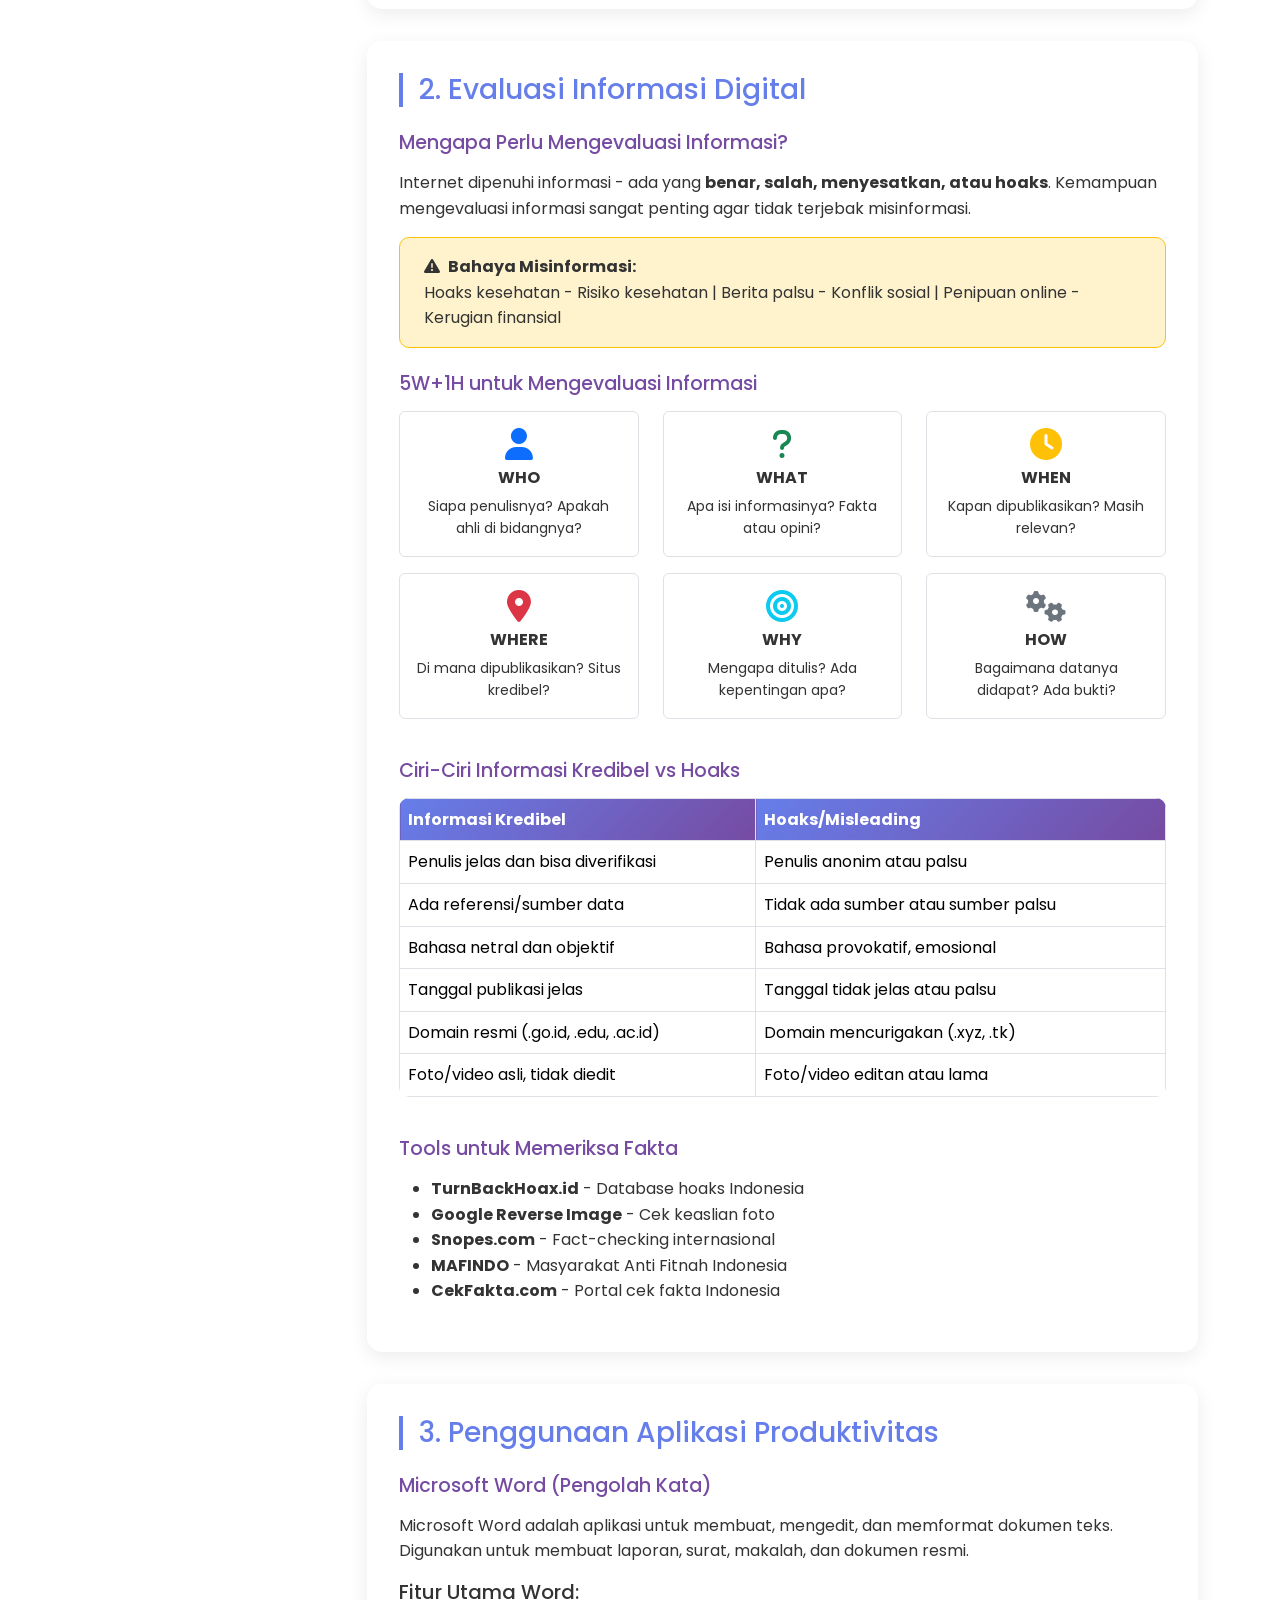
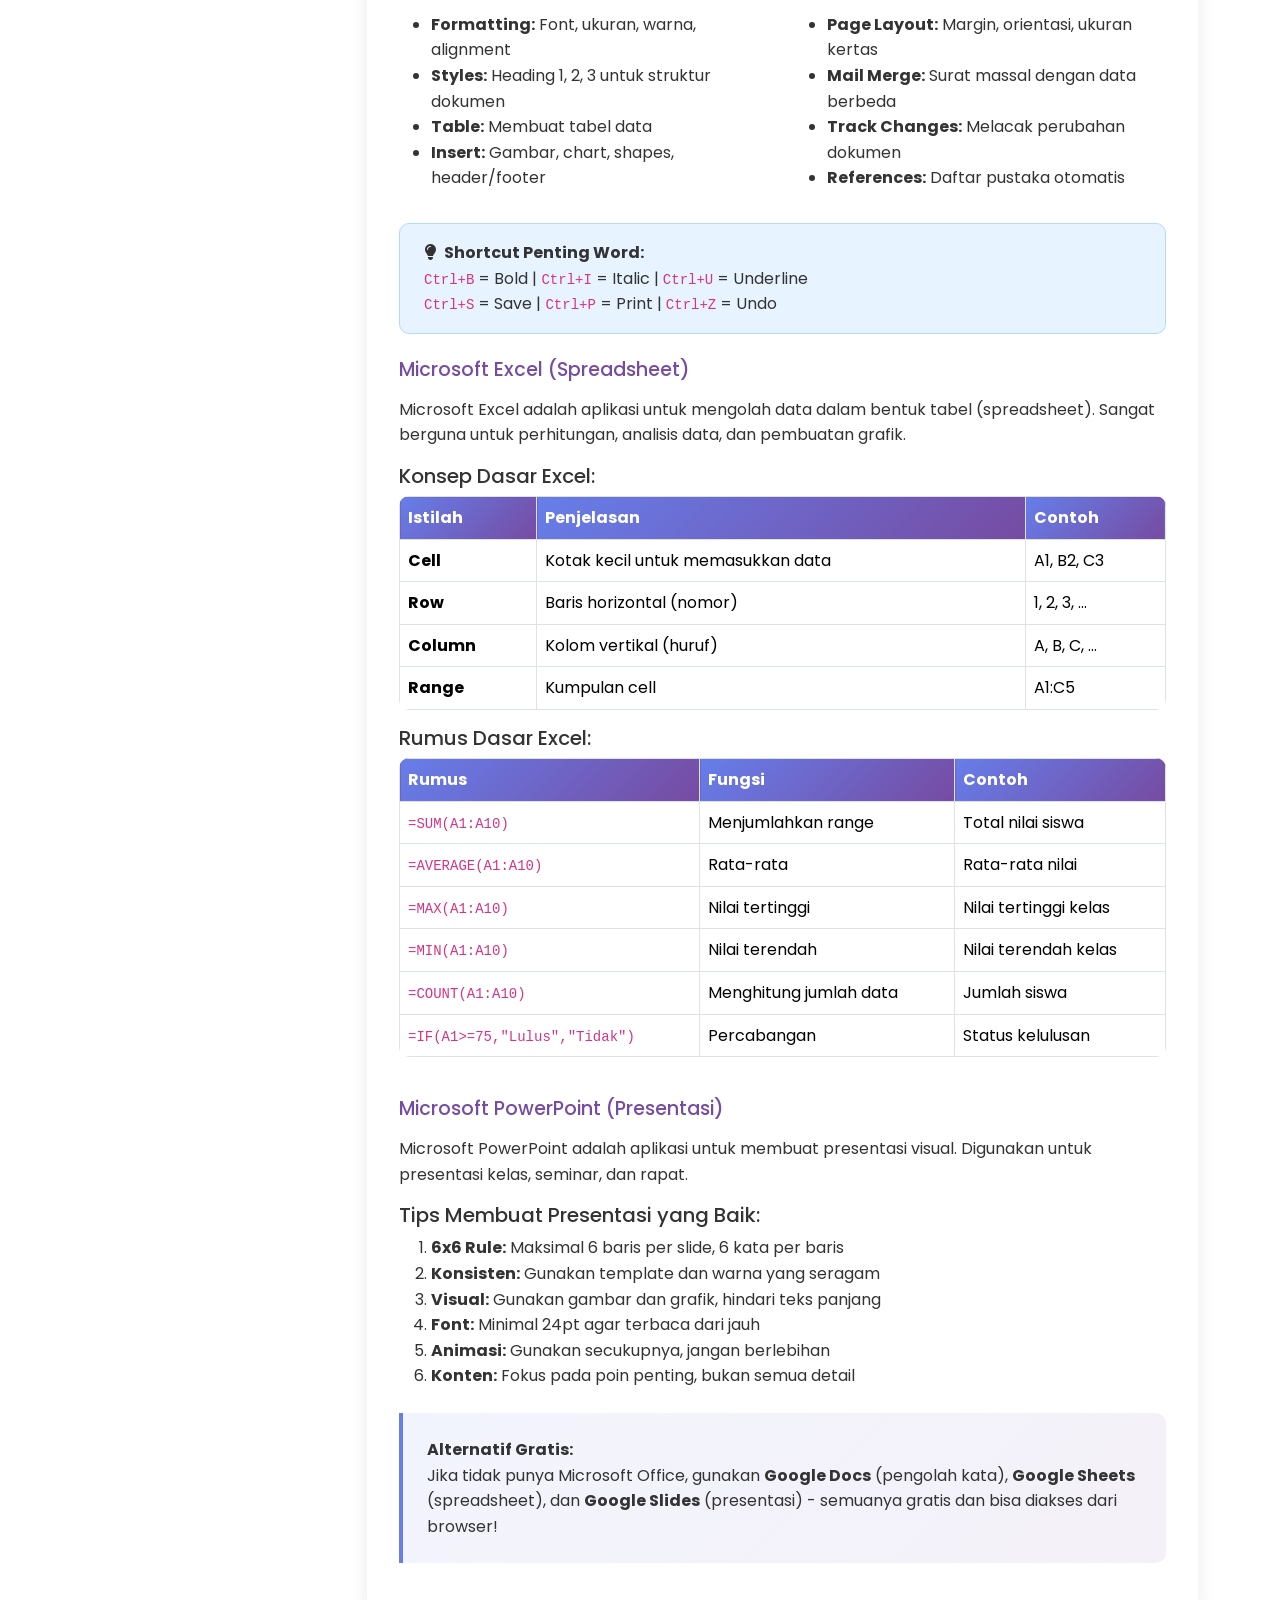
<file: materi.html>
<!DOCTYPE html>
<html lang="id">
<head>
    <meta charset="UTF-8">
    <meta name="viewport" content="width=device-width, initial-scale=1.0">
    <title>Materi Lengkap - Belajar Informatika SMK</title>
    <link href="https://cdn.jsdelivr.net/npm/bootstrap@5.3.2/dist/css/bootstrap.min.css" rel="stylesheet">
    <link href="https://fonts.googleapis.com/css2?family=Poppins:wght@300;400;500;600;700&display=swap" rel="stylesheet">
    <link rel="stylesheet" href="https://cdnjs.cloudflare.com/ajax/libs/font-awesome/6.4.2/css/all.min.css">
    <link rel="stylesheet" href="style.css">
    <style>
        .materi-detail { background: white; border-radius: 15px; padding: 2rem; margin-bottom: 2rem; box-shadow: 0 5px 20px rgba(0,0,0,0.08); }
        .materi-detail h3 { color: #667eea; border-left: 4px solid #667eea; padding-left: 1rem; margin-bottom: 1.5rem; }
        .materi-detail h4 { color: #764ba2; margin-top: 1.5rem; margin-bottom: 1rem; font-size: 1.2rem; }
        .code-block { background: #1e1e1e; color: #d4d4d4; padding: 1.5rem; border-radius: 10px; font-family: 'Consolas', 'Monaco', monospace; font-size: 0.9rem; overflow-x: auto; margin: 1rem 0; }
        .code-block .comment { color: #6a9955; }
        .code-block .keyword { color: #569cd6; }
        .code-block .string { color: #ce9178; }
        .code-block .number { color: #b5cea8; }
        .highlight-box { background: linear-gradient(135deg, #667eea15 0%, #764ba215 100%); border-left: 4px solid #667eea; padding: 1.5rem; border-radius: 0 10px 10px 0; margin: 1.5rem 0; }
        .info-box { background: #e7f3ff; border: 1px solid #b3d9ff; padding: 1rem 1.5rem; border-radius: 10px; margin: 1rem 0; }
        .warning-box { background: #fff3cd; border: 1px solid #ffc107; padding: 1rem 1.5rem; border-radius: 10px; margin: 1rem 0; }
        .table-materi { background: white; border-radius: 10px; overflow: hidden; }
        .table-materi th { background: linear-gradient(135deg, #667eea 0%, #764ba2 100%); color: white; }
        .step-number { display: inline-flex; align-items: center; justify-content: center; width: 30px; height: 30px; background: linear-gradient(135deg, #667eea 0%, #764ba2 100%); color: white; border-radius: 50%; font-weight: bold; margin-right: 10px; font-size: 0.9rem; }
        .diagram-box { background: #f8f9fa; border: 2px dashed #667eea; padding: 2rem; border-radius: 15px; text-align: center; margin: 1.5rem 0; }
        .quiz-box { background: white; border: 2px solid #667eea; border-radius: 15px; padding: 1.5rem; margin: 1.5rem 0; }
        .quiz-answer { display: none; background: #d4edda; padding: 1rem; border-radius: 10px; margin-top: 1rem; }
        .btn-reveal { background: linear-gradient(135deg, #667eea 0%, #764ba2 100%); color: white; border: none; padding: 0.5rem 1.5rem; border-radius: 25px; cursor: pointer; }
        .sidebar-menu { position: sticky; top: 100px; }
        .sidebar-menu .list-group-item { border: none; border-radius: 10px; margin-bottom: 5px; transition: all 0.3s; }
        .sidebar-menu .list-group-item:hover, .sidebar-menu .list-group-item.active { background: linear-gradient(135deg, #667eea 0%, #764ba2 100%); color: white; }
    </style>
</head>
<body>
    <nav class="navbar navbar-expand-lg navbar-dark fixed-top" id="mainNav">
        <div class="container">
            <a class="navbar-brand" href="index.html"><i class="fas fa-laptop-code me-2"></i><span class="fw-bold">RUANG INFORMATIKA</span></a>
            <button class="navbar-toggler" type="button" data-bs-toggle="collapse" data-bs-target="#navbarNav"><span class="navbar-toggler-icon"></span></button>
            <div class="collapse navbar-collapse" id="navbarNav">
                <ul class="navbar-nav ms-auto">
                    <li class="nav-item"><a class="nav-link" href="index.html#beranda"><i class="fas fa-home me-1"></i> Beranda</a></li>
                    <li class="nav-item"><a class="nav-link active" href="materi.html"><i class="fas fa-book me-1"></i> Materi</a></li>
                    <li class="nav-item"><a class="nav-link" href="index.html#video"><i class="fas fa-play-circle me-1"></i> Video</a></li>
                    <li class="nav-item"><a class="nav-link" href="index.html#artikel"><i class="fas fa-newspaper me-1"></i> Artikel</a></li>
                </ul>
            </div>
        </div>
    </nav>

    <section class="py-5 mt-5 bg-light">
        <div class="container">
            <div class="text-center">
                <h1 class="fw-bold">Materi Lengkap Informatika</h1>
                <p class="text-muted">SMK Kelas X - Fase E | Kurikulum Merdeka</p>
                <div class="divider mx-auto"></div>
            </div>
        </div>
    </section>

    <div class="container py-5">
        <div class="row">
            <div class="col-lg-3 mb-4">
                <div class="sidebar-menu">
                    <h5 class="fw-bold mb-3"><i class="fas fa-list-ul me-2 text-primary"></i>Daftar Materi</h5>
                    <div class="list-group">
                        <a href="#bk" class="list-group-item list-group-item-action active"><i class="fas fa-brain me-2"></i>Berpikir Komputasional</a>
                        <a href="#bk1" class="list-group-item list-group-item-action ps-4">1. Struktur Data & Algoritma</a>
                        <a href="#bk2" class="list-group-item list-group-item-action ps-4">2. Proses Komputasi</a>
                        <a href="#bk3" class="list-group-item list-group-item-action ps-4">3. Pseudocode</a>
                        <a href="#bk4" class="list-group-item list-group-item-action ps-4">4. Model IPO</a>
                        <a href="#bk5" class="list-group-item list-group-item-action ps-4">5. Von Neumann</a>
                        <a href="#bk6" class="list-group-item list-group-item-action ps-4">6. State Machine & OS</a>
                        <a href="#ld" class="list-group-item list-group-item-action"><i class="fas fa-digital-tachograph me-2"></i>Literasi Digital</a>
                        <a href="#ld1" class="list-group-item list-group-item-action ps-4">1. Mesin Pencari</a>
                        <a href="#ld2" class="list-group-item list-group-item-action ps-4">2. Evaluasi Informasi</a>
                        <a href="#ld3" class="list-group-item list-group-item-action ps-4">3. Aplikasi Produktivitas</a>
                        <a href="#ld4" class="list-group-item list-group-item-action ps-4">4. Jaringan Komputer</a>
                        <a href="#ld5" class="list-group-item list-group-item-action ps-4">5. Keamanan Digital</a>
                        <a href="#ld6" class="list-group-item list-group-item-action ps-4">6. HKI & Etika Digital</a>
                    </div>
                </div>
            </div>

            <div class="col-lg-9">
                <div id="bk" class="materi-detail">
                    <h2 class="fw-bold text-primary mb-4"><i class="fas fa-brain me-2"></i>Berpikir Komputasional</h2>
                    <p class="lead">Berpikir komputasional adalah cara berpikir untuk memecahkan masalah dengan menggunakan konsep-konsep dasar ilmu komputer. Ada 4 pilar utama: <strong>Decomposition</strong> (memecah masalah), <strong>Pattern Recognition</strong> (mengenali pola), <strong>Abstraction</strong> (penyederhanaan), dan <strong>Algorithm</strong> (langkah penyelesaian).</p>
                </div>

                <div id="bk1" class="materi-detail">
                    <h3>1. Struktur Data dan Algoritma Dasar</h3>
                    <h4>Apa itu Struktur Data?</h4>
                    <p>Struktur data adalah cara menyimpan dan mengatur data di komputer agar dapat digunakan secara efisien. Bayangkan seperti menyimpan buku di perpustakaan - jika tersusun rapi, mencari buku menjadi lebih mudah!</p>
                    <div class="highlight-box"><strong>Analogi:</strong> Struktur data seperti lemari pakaian. Jika kaos, celana, dan jaket disimpan terpisah (terstruktur), kita bisa mengambil pakaian lebih cepat dibandingkan jika semuanya dicampur.</div>
                    <h4>Tipe Data Dasar</h4>
                    <div class="table-responsive">
                        <table class="table table-materi table-bordered">
                            <thead><tr><th>Tipe Data</th><th>Penjelasan</th><th>Contoh</th></tr></thead>
                            <tbody>
                                <tr><td><strong>Integer</strong></td><td>Bilangan bulat (tanpa desimal)</td><td>10, -5, 0, 1000</td></tr>
                                <tr><td><strong>Float/Double</strong></td><td>Bilangan desimal</td><td>3.14, -0.5, 2.718</td></tr>
                                <tr><td><strong>String</strong></td><td>Teks/kumpulan karakter</td><td>"Halo", "SMK", "Informatika"</td></tr>
                                <tr><td><strong>Boolean</strong></td><td>Nilai benar atau salah</td><td>true, false</td></tr>
                                <tr><td><strong>Array/List</strong></td><td>Kumpulan data dengan tipe sama</td><td>[1, 2, 3, 4, 5]</td></tr>
                            </tbody>
                        </table>
                    </div>
                    <h4>Apa itu Algoritma?</h4>
                    <p>Algoritma adalah <strong>langkah-langkah logis dan terurut</strong> untuk menyelesaikan suatu masalah. Algoritma harus memiliki sifat:</p>
                    <ul>
                        <li><strong>Finite (Terbatas):</strong> Memiliki awal dan akhir yang jelas</li>
                        <li><strong>Definite (Tepat):</strong> Setiap langkah jelas dan tidak ambigu</li>
                        <li><strong>Input:</strong> Memiliki masukan (boleh 0 atau lebih)</li>
                        <li><strong>Output:</strong> Menghasilkan keluaran (minimal 1)</li>
                        <li><strong>Effective:</strong> Setiap langkah dapat dikerjakan</li>
                    </ul>
                    <div class="info-box">
                        <strong>Contoh Algoritma Sederhana:</strong> Membuat Teh Manis<br><br>
                        <span class="step-number">1</span> Siapkan gelas, teh celup, gula, dan air panas<br>
                        <span class="step-number">2</span> Masukkan teh celup ke dalam gelas<br>
                        <span class="step-number">3</span> Tuangkan air panas ke gelas<br>
                        <span class="step-number">4</span> Tambahkan 2 sendok gula<br>
                        <span class="step-number">5</span> Aduk hingga gula larut<br>
                        <span class="step-number">6</span> Teh manis siap diminum
                    </div>
                    <h4>Operasi Aritmatika & Logika</h4>
                    <div class="row">
                        <div class="col-md-6">
                            <h5>Operator Aritmatika</h5>
                            <table class="table table-sm table-bordered">
                                <tr><td><code>+</code></td><td>Penjumlahan</td><td>5 + 3 = 8</td></tr>
                                <tr><td><code>-</code></td><td>Pengurangan</td><td>5 - 3 = 2</td></tr>
                                <tr><td><code>*</code></td><td>Perkalian</td><td>5 * 3 = 15</td></tr>
                                <tr><td><code>/</code></td><td>Pembagian</td><td>6 / 3 = 2</td></tr>
                                <tr><td><code>%</code></td><td>Modulus (sisa bagi)</td><td>5 % 3 = 2</td></tr>
                            </table>
                        </div>
                        <div class="col-md-6">
                            <h5>Operator Logika</h5>
                            <table class="table table-sm table-bordered">
                                <tr><td><code>AND</code></td><td>Benar jika keduanya benar</td></tr>
                                <tr><td><code>OR</code></td><td>Benar jika salah satu benar</td></tr>
                                <tr><td><code>NOT</code></td><td>Membalik nilai kebenaran</td></tr>
                                <tr><td><code>==</code></td><td>Sama dengan</td></tr>
                                <tr><td><code>!=</code></td><td>Tidak sama dengan</td></tr>
                            </table>
                        </div>
                    </div>
                    <div class="quiz-box">
                        <h5><i class="fas fa-question-circle me-2 text-primary"></i>Quiz Cepat!</h5>
                        <p>Jika <code>a = 10</code>, <code>b = 3</code>, berapakah hasil <code>a % b</code>?</p>
                        <button class="btn-reveal" onclick="this.nextElementSibling.style.display='block';this.style.display='none';">Lihat Jawaban</button>
                        <div class="quiz-answer"><strong>Jawaban: 1</strong><br>Karena 10 dibagi 3 = 3 sisa <strong>1</strong>. Operator modulus (%) menghasilkan sisa pembagian.</div>
                    </div>
                </div>

                <div id="bk2" class="materi-detail">
                    <h3>2. Proses Komputasi (Manual & Komputer)</h3>
                    <h4>Apa itu Komputasi?</h4>
                    <p>Komputasi adalah proses menghitung atau memproses data untuk menghasilkan informasi. Komputasi bisa dilakukan secara <strong>manual</strong> (oleh manusia) maupun <strong>komputer</strong> (oleh mesin).</p>
                    <h4>Komputasi Manual vs Komputasi Komputer</h4>
                    <div class="table-responsive">
                        <table class="table table-materi table-bordered">
                            <thead><tr><th>Aspek</th><th>Komputasi Manual</th><th>Komputasi Komputer</th></tr></thead>
                            <tbody>
                                <tr><td><strong>Kecepatan</strong></td><td>Lambat (tergantung manusia)</td><td>Sangat cepat (jutaan operasi/detik)</td></tr>
                                <tr><td><strong>Akurasi</strong></td><td>Rentan kesalahan manusia</td><td>Sangat akurat (jika program benar)</td></tr>
                                <tr><td><strong>Kapasitas</strong></td><td>Terbatas (memori manusia)</td><td>Sangat besar (GB/TB data)</td></tr>
                                <tr><td><strong>Kelelahan</strong></td><td>Cepat lelah</td><td>Tidak pernah lelah</td></tr>
                                <tr><td><strong>Contoh</strong></td><td>Menghitung dengan kalkulator, menulis di kertas</td><td>Spreadsheet, aplikasi perhitungan</td></tr>
                            </tbody>
                        </table>
                    </div>
                    <div class="highlight-box"><strong>Contoh Kasus:</strong> Menghitung Rata-rata Nilai 40 Siswa<br><br><strong>Manual:</strong> Menjumlahkan satu per satu di kertas - ~15 menit, risalah salah hitung.<br><strong>Komputer:</strong> Menggunakan Excel dengan rumus AVERAGE - ~10 detik, akurat 100%.</div>
                    <h4>Siklus Pemrosesan Data</h4>
                    <div class="diagram-box">
                        <h5><i class="fas fa-sync-alt me-2 text-primary"></i>Siklus Pemrosesan Data</h5>
                        <div class="row mt-3">
                            <div class="col-md-3"><div class="p-3 bg-primary text-white rounded"><i class="fas fa-keyboard fa-2x mb-2"></i><br><strong>INPUT</strong><br><small>Data masuk</small></div></div>
                            <div class="col-md-1 d-flex align-items-center justify-content-center"><i class="fas fa-arrow-right text-primary fa-2x"></i></div>
                            <div class="col-md-3"><div class="p-3 bg-success text-white rounded"><i class="fas fa-cogs fa-2x mb-2"></i><br><strong>PROCESS</strong><br><small>Data diproses</small></div></div>
                            <div class="col-md-1 d-flex align-items-center justify-content-center"><i class="fas fa-arrow-right text-success fa-2x"></i></div>
                            <div class="col-md-3"><div class="p-3 bg-warning text-dark rounded"><i class="fas fa-desktop fa-2x mb-2"></i><br><strong>OUTPUT</strong><br><small>Hasil keluar</small></div></div>
                        </div>
                    </div>
                    <h4>Contoh Proses Komputasi: Penjualan Toko</h4>
                    <div class="info-box"><strong>Input:</strong> Data penjualan harian (barang, jumlah, harga)<br><strong>Process:</strong> Menghitung total penjualan, keuntungan, stok tersisa<br><strong>Output:</strong> Laporan penjualan, grafik performa, notifikasi stok habis</div>
                </div>

                <div id="bk3" class="materi-detail">
                    <h3>3. Pseudocode</h3>
                    <h4>Apa itu Pseudocode?</h4>
                    <p>Pseudocode (kode semu) adalah cara menulis algoritma menggunakan bahasa yang <strong>mirip bahasa pemrograman</strong> tetapi masih mudah dipahami manusia. Pseudocode tidak memiliki aturan sintaks yang ketat seperti bahasa pemrograman sungguhan.</p>
                    <div class="highlight-box"><strong>Tujuan Pseudocode:</strong><br>1. Merencanakan algoritma sebelum coding<br>2. Memudahkan komunikasi antar programmer<br>3. Dokumentasi logika program<br>4. Belajar logika tanpa terikat sintaks bahasa pemrograman</div>
                    <h4>Struktur Dasar Pseudocode</h4>
                    <h5>A. Input dan Output</h5>
                    <div class="code-block">
<span class="comment">// Membaca input dari pengguna</span>
<span class="keyword">INPUT</span> nama
<span class="keyword">INPUT</span> umur

<span class="comment">// Menampilkan output ke layar</span>
<span class="keyword">OUTPUT</span> <span class="string">"Halo, "</span> + nama
<span class="keyword">OUTPUT</span> <span class="string">"Umur Anda: "</span> + umur
                    </div>
                    <h5>B. Percabangan (IF-THEN-ELSE)</h5>
                    <div class="code-block">
<span class="comment">// Menentukan kelulusan berdasarkan nilai</span>
<span class="keyword">INPUT</span> nilai

<span class="keyword">IF</span> nilai >= 75 <span class="keyword">THEN</span>
    <span class="keyword">OUTPUT</span> <span class="string">"Selamat, Anda LULUS!"</span>
<span class="keyword">ELSE</span>
    <span class="keyword">OUTPUT</span> <span class="string">"Maaf, Anda BELUM LULUS."</span>
<span class="keyword">ENDIF</span>
                    </div>
                    <h5>C. Perulangan (FOR dan WHILE)</h5>
                    <div class="code-block">
<span class="comment">// Perulangan FOR: Cetak angka 1 sampai 5</span>
<span class="keyword">FOR</span> i <span class="keyword">FROM</span> <span class="number">1</span> <span class="keyword">TO</span> <span class="number">5</span> <span class="keyword">DO</span>
    <span class="keyword">OUTPUT</span> i
<span class="keyword">ENDFOR</span>

<span class="comment">// Perulangan WHILE: Cetak selama kondisi benar</span>
<span class="keyword">SET</span> i = <span class="number">1</span>
<span class="keyword">WHILE</span> i <= <span class="number">5</span> <span class="keyword">DO</span>
    <span class="keyword">OUTPUT</span> i
    <span class="keyword">SET</span> i = i + <span class="number">1</span>
<span class="keyword">ENDWHILE</span>
                    </div>
                    <h5>D. Contoh Lengkap: Menghitung Luas Persegi Panjang</h5>
                    <div class="code-block">
<span class="comment">// Program: Hitung Luas Persegi Panjang</span>
<span class="comment">// Input: panjang dan lebar</span>
<span class="comment">// Output: luas</span>

<span class="keyword">START</span>
    <span class="comment">// Deklarasi variabel</span>
    <span class="keyword">DECLARE</span> panjang, lebar, luas <span class="keyword">AS</span> NUMBER

    <span class="comment">// Input dari pengguna</span>
    <span class="keyword">OUTPUT</span> <span class="string">"Masukkan panjang: "</span>
    <span class="keyword">INPUT</span> panjang

    <span class="keyword">OUTPUT</span> <span class="string">"Masukkan lebar: "</span>
    <span class="keyword">INPUT</span> lebar

    <span class="comment">// Proses perhitungan</span>
    <span class="keyword">SET</span> luas = panjang * lebar

    <span class="comment">// Tampilkan hasil</span>
    <span class="keyword">OUTPUT</span> <span class="string">"Luas persegi panjang = "</span> + luas
<span class="keyword">END</span>
                    </div>
                    <h4>Aturan Penulisan Pseudocode yang Baik</h4>
                    <ol>
                        <li>Gunakan <strong>indentasi</strong> (spasi/tab) untuk menunjukkan hierarki</li>
                        <li>Berikan <strong>komentar</strong> (diawali //) untuk penjelasan</li>
                        <li>Gunakan <strong>kata kunci</strong> yang jelas: START, END, INPUT, OUTPUT, IF, THEN, ELSE, FOR, WHILE</li>
                        <li>Setiap langkah harus <strong>spesifik dan tidak ambigu</strong></li>
                        <li>Gunakan <strong>huruf kapital</strong> untuk kata kunci (opsional, tapi disarankan)</li>
                    </ol>
                    <div class="quiz-box">
                        <h5><i class="fas fa-question-circle me-2 text-primary"></i>Latihan Pseudocode!</h5>
                        <p>Buatlah pseudocode untuk menghitung total harga pembelian dengan diskon 10% jika total > Rp100.000!</p>
                        <button class="btn-reveal" onclick="this.nextElementSibling.style.display='block';this.style.display='none';">Lihat Contoh Jawaban</button>
                        <div class="quiz-answer">
                            <div class="code-block">
<span class="keyword">START</span>
    <span class="keyword">INPUT</span> total_harga

    <span class="keyword">IF</span> total_harga > <span class="number">100000</span> <span class="keyword">THEN</span>
        <span class="keyword">SET</span> diskon = total_harga * <span class="number">0.10</span>
        <span class="keyword">SET</span> total_bayar = total_harga - diskon
        <span class="keyword">OUTPUT</span> <span class="string">"Diskon: Rp"</span> + diskon
    <span class="keyword">ELSE</span>
        <span class="keyword">SET</span> total_bayar = total_harga
        <span class="keyword">OUTPUT</span> <span class="string">"Tidak ada diskon"</span>
    <span class="keyword">ENDIF</span>

    <span class="keyword">OUTPUT</span> <span class="string">"Total bayar: Rp"</span> + total_bayar
<span class="keyword">END</span>
                            </div>
                        </div>
                    </div>
                </div>

                <div id="bk4" class="materi-detail">
                    <h3>4. Model IPO (Input-Process-Output)</h3>
                    <h4>Apa itu Model IPO?</h4>
                    <p>Model IPO adalah kerangka berpikir dasar dalam pemrosesan data yang terdiri dari tiga komponen: <strong>Input</strong> (masukan), <strong>Process</strong> (proses), dan <strong>Output</strong> (keluaran). Model ini adalah fondasi dari semua sistem komputer.</p>
                    <div class="diagram-box">
                        <h5><i class="fas fa-project-diagram me-2 text-primary"></i>Diagram Model IPO</h5>
                        <div class="row mt-4 align-items-center">
                            <div class="col-md-3"><div class="p-4 bg-primary text-white rounded-3 shadow"><i class="fas fa-sign-in-alt fa-3x mb-3"></i><h5>INPUT</h5><small>Data yang dimasukkan ke sistem</small></div></div>
                            <div class="col-md-1"><i class="fas fa-arrow-right text-primary fa-2x"></i></div>
                            <div class="col-md-4"><div class="p-4 bg-success text-white rounded-3 shadow"><i class="fas fa-microchip fa-3x mb-3"></i><h5>PROCESS</h5><small>Data diproses/diolah oleh sistem</small></div></div>
                            <div class="col-md-1"><i class="fas fa-arrow-right text-success fa-2x"></i></div>
                            <div class="col-md-3"><div class="p-4 bg-warning text-dark rounded-3 shadow"><i class="fas fa-sign-out-alt fa-3x mb-3"></i><h5>OUTPUT</h5><small>Hasil yang dihasilkan sistem</small></div></div>
                        </div>
                    </div>
                    <h4>Penjelasan Detail Setiap Komponen</h4>
                    <h5>1. Input (Masukan)</h5>
                    <p>Input adalah data atau informasi yang dimasukkan ke dalam sistem untuk diproses. Input bisa berasal dari:</p>
                    <ul>
                        <li><strong>Keyboard:</strong> Mengetik nama, angka, teks</li>
                        <li><strong>Mouse:</strong> Klik, pilih menu, gambar</li>
                        <li><strong>Scanner:</strong> Memindai dokumen/gambar</li>
                        <li><strong>Sensor:</strong> Suhu, cahaya, gerakan</li>
                        <li><strong>File:</strong> Data dari penyimpanan</li>
                    </ul>
                    <h5>2. Process (Proses)</h5>
                    <p>Process adalah kegiatan mengolah input menjadi output. Proses bisa berupa:</p>
                    <ul>
                        <li><strong>Perhitungan:</strong> Menjumlahkan, mengurangi, mengalikan</li>
                        <li><strong>Perbandingan:</strong> Membandingkan nilai (lebih besar, sama, dll)</li>
                        <li><strong>Pengurutan:</strong> Mengurutkan data (A-Z, terbesar-kecil)</li>
                        <li><strong>Pencarian:</strong> Mencari data tertentu</li>
                        <li><strong>Transformasi:</strong> Mengubah format data</li>
                    </ul>
                    <h5>3. Output (Keluaran)</h5>
                    <p>Output adalah hasil dari proses yang ditampilkan atau disimpan. Bentuk output:</p>
                    <ul>
                        <li><strong>Monitor:</strong> Tampilan visual (teks, gambar, video)</li>
                        <li><strong>Printer:</strong> Cetakan dokumen</li>
                        <li><strong>Speaker:</strong> Suara/audio</li>
                        <li><strong>File:</strong> Data disimpan ke penyimpanan</li>
                        <li><strong>Jaringan:</strong> Data dikirim ke perangkat lain</li>
                    </ul>
                    <h4>Contoh Penerapan Model IPO</h4>
                    <div class="table-responsive">
                        <table class="table table-materi table-bordered">
                            <thead><tr><th>Kasus</th><th>Input</th><th>Process</th><th>Output</th></tr></thead>
                            <tbody>
                                <tr><td><strong>Kalkulator</strong></td><td>Dua angka, operator (+, -, *, /)</td><td>Menghitung hasil operasi</td><td>Hasil perhitungan di layar</td></tr>
                                <tr><td><strong>ATM</strong></td><td>Kartu ATM, PIN, jumlah uang</td><td>Verifikasi PIN, cek saldo, kurangi saldo</td><td>Uang tunai, struk transaksi</td></tr>
                                <tr><td><strong>Absensi</strong></td><td>Sidik jari/NISN, waktu</td><td>Cocokkan data, catat waktu</td><td>Status hadir, laporan kehadiran</td></tr>
                                <tr><td><strong>Game</strong></td><td>Tekanan tombol, gerakan mouse</td><td>Hitung posisi, deteksi tabrakan, update skor</td><td>Grafik game, skor, efek suara</td></tr>
                            </tbody>
                        </table>
                    </div>
                    <div class="info-box"><strong><i class="fas fa-lightbulb me-2"></i>Tips Mengidentifikasi IPO:</strong><br>Tanyakan pada diri sendiri:<br>1. <strong>Input:</strong> "Apa yang saya masukkan ke sistem?"<br>2. <strong>Process:</strong> "Apa yang dilakukan sistem dengan data tersebut?"<br>3. <strong>Output:</strong> "Apa hasil yang saya dapatkan?"</div>
                </div>

                <div id="bk5" class="materi-detail">
                    <h3>5. Sistem Komputer Von Neumann</h3>
                    <h4>Sejarah Arsitektur Von Neumann</h4>
                    <p>Arsitektur Von Neumann dikembangkan oleh matematikawan <strong>John von Neumann</strong> pada tahun 1945. Arsitektur ini menjadi dasar dari hampir semua komputer modern hingga saat ini.</p>
                    <div class="highlight-box"><strong>Konsep Utama Von Neumann:</strong><br>Program dan data disimpan dalam <strong>memori yang sama</strong>. Komputer membaca instruksi dari memori, mengeksekusinya, lalu melanjutkan ke instruksi berikutnya secara berurutan.</div>
                    <h4>Komponen Arsitektur Von Neumann</h4>
                    <div class="diagram-box">
                        <h5><i class="fas fa-sitemap me-2 text-primary"></i>Diagram Arsitektur Von Neumann</h5>
                        <div class="row mt-4">
                            <div class="col-md-12">
                                <div class="p-3 bg-primary text-white rounded mb-3"><i class="fas fa-keyboard me-2"></i><strong>INPUT DEVICE</strong> (Keyboard, Mouse, Scanner)</div>
                                <div class="p-3 bg-dark text-white rounded mb-3">
                                    <div class="row">
                                        <div class="col-md-6 border-end"><i class="fas fa-microchip me-2"></i><strong>CPU</strong><br><small>ALU + Control Unit + Registers</small></div>
                                        <div class="col-md-6"><i class="fas fa-memory me-2"></i><strong>MEMORY</strong><br><small>RAM (Data & Program)</small></div>
                                    </div>
                                </div>
                                <div class="p-3 bg-warning text-dark rounded"><i class="fas fa-desktop me-2"></i><strong>OUTPUT DEVICE</strong> (Monitor, Printer, Speaker)</div>
                            </div>
                        </div>
                    </div>
                    <h4>Penjelasan Komponen</h4>
                    <h5>1. Central Processing Unit (CPU)</h5>
                    <p>CPU adalah "otak" komputer yang menjalankan instruksi program. CPU terdiri dari:</p>
                    <ul>
                        <li><strong>ALU (Arithmetic Logic Unit):</strong> Melakukan operasi matematika (tambah, kurang, kali, bagi) dan logika (AND, OR, NOT)</li>
                        <li><strong>Control Unit (CU):</strong> Mengatur dan mengontrol alur instruksi, mengambil data dari memori, mengirim hasil ke output</li>
                        <li><strong>Registers:</strong> Memori kecil berkecepatan tinggi di dalam CPU untuk menyimpan data sementara</li>
                    </ul>
                    <h5>2. Memory (Memori)</h5>
                    <p>Tempat menyimpan data dan program. Ada dua jenis utama:</p>
                    <div class="row">
                        <div class="col-md-6">
                            <div class="p-3 border rounded">
                                <h6><i class="fas fa-memory text-primary me-2"></i><strong>RAM (Random Access Memory)</strong></h6>
                                <ul class="small"><li>Memori sementara</li><li>Data hilang saat mati</li><li>Bisa dibaca dan ditulis</li><li>Contoh: DDR4, DDR5</li></ul>
                            </div>
                        </div>
                        <div class="col-md-6">
                            <div class="p-3 border rounded">
                                <h6><i class="fas fa-hdd text-success me-2"></i><strong>ROM (Read Only Memory)</strong></h6>
                                <ul class="small"><li>Memori permanen</li><li>Data tetap saat mati</li><li>Hanya bisa dibaca</li><li>Contoh: BIOS, Firmware</li></ul>
                            </div>
                        </div>
                    </div>
                    <h5>3. Input/Output Devices</h5>
                    <div class="row">
                        <div class="col-md-6">
                            <div class="info-box">
                                <h6><i class="fas fa-sign-in-alt text-primary me-2"></i><strong>Input Devices</strong></h6>
                                <ul class="mb-0"><li>Keyboard - memasukkan teks</li><li>Mouse - mengontrol kursor</li><li>Scanner - memindai gambar</li><li>Microphone - merekam suara</li><li>Webcam - merekam video</li></ul>
                            </div>
                        </div>
                        <div class="col-md-6">
                            <div class="info-box">
                                <h6><i class="fas fa-sign-out-alt text-success me-2"></i><strong>Output Devices</strong></h6>
                                <ul class="mb-0"><li>Monitor - menampilkan visual</li><li>Printer - mencetak dokumen</li><li>Speaker - mengeluarkan suara</li><li>Projector - proyeksi layar</li><li>Headphone - suara pribadi</li></ul>
                            </div>
                        </div>
                    </div>
                    <h5>4. Bus System (Jalur Komunikasi)</h5>
                    <p>Bus adalah jalur komunikasi yang menghubungkan komponen-komponen komputer:</p>
                    <ul>
                        <li><strong>Data Bus:</strong> Mengirim data antar komponen</li>
                        <li><strong>Address Bus:</strong> Menentukan lokasi memori yang diakses</li>
                        <li><strong>Control Bus:</strong> Mengirim sinyal kontrol (baca/tulis)</li>
                    </ul>
                    <div class="warning-box"><strong><i class="fas fa-exclamation-triangle me-2"></i>Perbedaan Penting:</strong><br><strong>Hardware</strong> = Komponen fisik (bisa disentuh: CPU, RAM, monitor)<br><strong>Software</strong> = Program/instruksi (tidak bisa disentuh: Windows, Word, Chrome)</div>
                </div>

                <div id="bk6" class="materi-detail">
                    <h3>6. State Machine dan Sistem Operasi</h3>
                    <h4>Apa itu State Machine?</h4>
                    <p>State Machine (Mesin Keadaan) adalah model matematika yang menjelaskan perilaku sistem yang memiliki <strong>keadaan (state)</strong> tertentu dan dapat berpindah dari satu keadaan ke keadaan lain berdasarkan <strong>event</strong> (peristiwa) atau <strong>input</strong>.</p>
                    <div class="highlight-box"><strong>Konsep Dasar State Machine:</strong><br><strong>State (Keadaan):</strong> Kondisi sistem pada suatu waktu<br><strong>Transition (Transisi):</strong> Perpindahan dari satu state ke state lain<br><strong>Event (Peristiwa):</strong> Pemicu yang menyebabkan transisi<br><strong>Action (Aksi):</strong> Kegiatan yang dilakukan saat transisi</div>
                    <h4>Contoh State Machine: Lampu Lalu Lintas</h4>
                    <div class="diagram-box">
                        <h5><i class="fas fa-traffic-light me-2 text-primary"></i>State Machine Lampu Lalu Lintas</h5>
                        <div class="row mt-3 justify-content-center">
                            <div class="col-md-8">
                                <div class="d-flex justify-content-between align-items-center">
                                    <div class="p-3 bg-danger text-white rounded-circle" style="width:80px;height:80px;display:flex;align-items:center;justify-content:center;"><strong>MERAH</strong></div>
                                    <i class="fas fa-arrow-right text-muted"></i>
                                    <div class="p-3 bg-warning text-dark rounded-circle" style="width:80px;height:80px;display:flex;align-items:center;justify-content:center;"><strong>KUNING</strong></div>
                                    <i class="fas fa-arrow-right text-muted"></i>
                                    <div class="p-3 bg-success text-white rounded-circle" style="width:80px;height:80px;display:flex;align-items:center;justify-content:center;"><strong>HIJAU</strong></div>
                                </div>
                                <p class="mt-3 text-muted small">Event: Timer (waktu habis) - Transisi ke state berikutnya</p>
                            </div>
                        </div>
                    </div>
                    <h4>Contoh State Machine: Status Pesanan Online</h4>
                    <div class="code-block">
<span class="comment">// State Machine: Status Pesanan</span>
<span class="comment">// States: DITERIMA - DIPROSES - DIKIRIM - DITERIMA_PELANGGAN</span>

<span class="keyword">STATE</span> DITERIMA:
    <span class="keyword">ON</span> event <span class="string">"bayar"</span> - <span class="keyword">TRANSITION TO</span> DIPROSES
    <span class="keyword">ON</span> event <span class="string">"batal"</span> - <span class="keyword">TRANSITION TO</span> DIBATALKAN

<span class="keyword">STATE</span> DIPROSES:
    <span class="keyword">ON</span> event <span class="string">"siap_kirim"</span> - <span class="keyword">TRANSITION TO</span> DIKIRIM

<span class="keyword">STATE</span> DIKIRIM:
    <span class="keyword">ON</span> event <span class="string">"diterima"</span> - <span class="keyword">TRANSITION TO</span> SELESAI
                    </div>
                    <h4>Apa itu Sistem Operasi (OS)?</h4>
                    <p>Sistem Operasi adalah <strong>perangkat lunak sistem</strong> yang mengelola sumber daya komputer (hardware) dan menyediakan layanan bagi program aplikasi. OS adalah penghubung antara pengguna dan hardware.</p>
                    <h4>Fungsi Utama Sistem Operasi</h4>
                    <div class="row">
                        <div class="col-md-6">
                            <div class="p-3 border rounded mb-3">
                                <h6><i class="fas fa-tasks text-primary me-2"></i><strong>Manajemen Proses</strong></h6>
                                <p class="small mb-0">Mengatur jalannya program (proses), memberikan waktu CPU, dan menghentikan program yang bermasalah.</p>
                            </div>
                        </div>
                        <div class="col-md-6">
                            <div class="p-3 border rounded mb-3">
                                <h6><i class="fas fa-memory text-success me-2"></i><strong>Manajemen Memori</strong></h6>
                                <p class="small mb-0">Mengalokasikan dan mengatur penggunaan RAM agar program berjalan optimal.</p>
                            </div>
                        </div>
                        <div class="col-md-6">
                            <div class="p-3 border rounded mb-3">
                                <h6><i class="fas fa-hdd text-warning me-2"></i><strong>Manajemen File</strong></h6>
                                <p class="small mb-0">Mengatur penyimpanan, pengorganisasian, dan akses file di hard disk/SSD.</p>
                            </div>
                        </div>
                        <div class="col-md-6">
                            <div class="p-3 border rounded mb-3">
                                <h6><i class="fas fa-plug text-danger me-2"></i><strong>Manajemen Perangkat</strong></h6>
                                <p class="small mb-0">Mengontrol perangkat keras (printer, scanner, USB) melalui driver.</p>
                            </div>
                        </div>
                    </div>
                    <h4>Jenis-Jenis Sistem Operasi</h4>
                    <div class="table-responsive">
                        <table class="table table-materi table-bordered">
                            <thead><tr><th>Kategori</th><th>Contoh</th><th>Karakteristik</th></tr></thead>
                            <tbody>
                                <tr><td><strong>Desktop</strong></td><td>Windows, macOS, Linux</td><td>Untuk PC/laptop personal</td></tr>
                                <tr><td><strong>Mobile</strong></td><td>Android, iOS</td><td>Untuk smartphone dan tablet</td></tr>
                                <tr><td><strong>Server</strong></td><td>Windows Server, Ubuntu Server</td><td>Melayani banyak pengguna/jaringan</td></tr>
                                <tr><td><strong>Embedded</strong></td><td>RTOS, Firmware</td><td>Untuk perangkat khusus (IoT, mesin)</td></tr>
                            </tbody>
                        </table>
                    </div>
                    <div class="info-box"><strong><i class="fas fa-lightbulb me-2"></i>Perbedaan Windows, Linux, dan macOS:</strong><br><strong>Windows:</strong> Populer, kompatibel banyak software, berbayar (license)<br><strong>Linux:</strong> Open source (gratis), aman, banyak varian (Ubuntu, Fedora)<br><strong>macOS:</strong> Eksklusif Apple, desain elegan, harga tinggi</div>
                </div>

                <div id="ld" class="materi-detail">
                    <h2 class="fw-bold text-primary mb-4"><i class="fas fa-digital-tachograph me-2"></i>Literasi Digital</h2>
                    <p class="lead">Literasi Digital adalah kemampuan menggunakan teknologi informasi dan komunikasi untuk menemukan, mengevaluasi, membuat, dan mengomunikasikan informasi secara efektif, etis, dan aman di dunia digital.</p>
                </div>

                <div id="ld1" class="materi-detail">
                    <h3>1. Penggunaan Mesin Pencari</h3>
                    <h4>Apa itu Mesin Pencari?</h4>
                    <p>Mesin pencari (Search Engine) adalah program komputer yang mencari dan mengindeks informasi di internet berdasarkan kata kunci yang dimasukkan pengguna. Contoh mesin pencari populer: <strong>Google, Bing, Yahoo, DuckDuckGo</strong>.</p>
                    <div class="highlight-box"><strong>Cara Kerja Mesin Pencari (Sederhana):</strong><br><span class="step-number">1</span> <strong>Crawling:</strong> Robot (spider) menjelajahi internet dan mengumpulkan halaman web<br><span class="step-number">2</span> <strong>Indexing:</strong> Data disimpan dan diurutkan dalam database besar<br><span class="step-number">3</span> <strong>Ranking:</strong> Algoritme menentukan urutan hasil paling relevan<br><span class="step-number">4</span> <strong>Display:</strong> Menampilkan hasil pencarian ke pengguna</div>
                    <h4>Teknik Pencarian Efektif</h4>
                    <h5>Operator Pencarian Google</h5>
                    <div class="table-responsive">
                        <table class="table table-materi table-bordered">
                            <thead><tr><th>Operator</th><th>Fungsi</th><th>Contoh</th></tr></thead>
                            <tbody>
                                <tr><td><code>"..."</code></td><td>Pencarian frasa persis</td><td><code>"Kurikulum Merdeka"</code></td></tr>
                                <tr><td><code>site:</code></td><td>Cari di situs tertentu</td><td><code>site:kemdikbud.go.id informatika</code></td></tr>
                                <tr><td><code>filetype:</code></td><td>Cari file tertentu</td><td><code>filetype:pdf algoritma dasar</code></td></tr>
                                <tr><td><code>-</code></td><td>Kecualikan kata</td><td><code>jagung -manis</code> (cari jagung, bukan jagung manis)</td></tr>
                                <tr><td><code>OR</code></td><td>Salah satu kata</td><td><code>SMK OR SMA informatika</code></td></tr>
                                <tr><td><code>*</code></td><td>Pengganti kata</td><td><code>"teknologi * digital"</code></td></tr>
                                <tr><td><code>..</code></td><td>Rentang angka</td><td><code>laptop Rp5000000..Rp10000000</code></td></tr>
                            </tbody>
                        </table>
                    </div>
                    <h4>Tips Mencari Informasi yang Akurat</h4>
                    <ol>
                        <li><strong>Gunakan kata kunci spesifik</strong> - Hindari kata umum, gunakan istilah teknis</li>
                        <li><strong>Periksa domain website</strong> - .ac.id, .go.id, .edu lebih kredibel</li>
                        <li><strong>Lihat tanggal publikasi</strong> - Pastikan informasi masih relevan</li>
                        <li><strong>Bandingkan beberapa sumber</strong> - Jangan percaya satu sumber saja</li>
                        <li><strong>Gunakan Google Scholar</strong> - Untuk mencari jurnal dan penelitian ilmiah</li>
                    </ol>
                    <div class="quiz-box">
                        <h5><i class="fas fa-search me-2 text-primary"></i>Latihan!</h5>
                        <p>Tulis query Google untuk mencari file PDF tentang "pseudocode" dari situs .ac.id!</p>
                        <button class="btn-reveal" onclick="this.nextElementSibling.style.display='block';this.style.display='none';">Lihat Jawaban</button>
                        <div class="quiz-answer"><code>filetype:pdf pseudocode site:.ac.id</code><br><br>Penjelasan: <code>filetype:pdf</code> = cari file PDF, <code>site:.ac.id</code> = hanya dari situs akademik Indonesia</div>
                    </div>
                </div>

                <div id="ld2" class="materi-detail">
                    <h3>2. Evaluasi Informasi Digital</h3>
                    <h4>Mengapa Perlu Mengevaluasi Informasi?</h4>
                    <p>Internet dipenuhi informasi - ada yang <strong>benar, salah, menyesatkan, atau hoaks</strong>. Kemampuan mengevaluasi informasi sangat penting agar tidak terjebak misinformasi.</p>
                    <div class="warning-box"><strong><i class="fas fa-exclamation-triangle me-2"></i>Bahaya Misinformasi:</strong><br>Hoaks kesehatan - Risiko kesehatan | Berita palsu - Konflik sosial | Penipuan online - Kerugian finansial</div>
                    <h4>5W+1H untuk Mengevaluasi Informasi</h4>
                    <div class="row">
                        <div class="col-md-4"><div class="p-3 border rounded mb-3 text-center"><i class="fas fa-user text-primary fa-2x mb-2"></i><h6><strong>WHO</strong></h6><p class="small mb-0">Siapa penulisnya? Apakah ahli di bidangnya?</p></div></div>
                        <div class="col-md-4"><div class="p-3 border rounded mb-3 text-center"><i class="fas fa-question text-success fa-2x mb-2"></i><h6><strong>WHAT</strong></h6><p class="small mb-0">Apa isi informasinya? Fakta atau opini?</p></div></div>
                        <div class="col-md-4"><div class="p-3 border rounded mb-3 text-center"><i class="fas fa-clock text-warning fa-2x mb-2"></i><h6><strong>WHEN</strong></h6><p class="small mb-0">Kapan dipublikasikan? Masih relevan?</p></div></div>
                        <div class="col-md-4"><div class="p-3 border rounded mb-3 text-center"><i class="fas fa-map-marker-alt text-danger fa-2x mb-2"></i><h6><strong>WHERE</strong></h6><p class="small mb-0">Di mana dipublikasikan? Situs kredibel?</p></div></div>
                        <div class="col-md-4"><div class="p-3 border rounded mb-3 text-center"><i class="fas fa-bullseye text-info fa-2x mb-2"></i><h6><strong>WHY</strong></h6><p class="small mb-0">Mengapa ditulis? Ada kepentingan apa?</p></div></div>
                        <div class="col-md-4"><div class="p-3 border rounded mb-3 text-center"><i class="fas fa-cogs text-secondary fa-2x mb-2"></i><h6><strong>HOW</strong></h6><p class="small mb-0">Bagaimana datanya didapat? Ada bukti?</p></div></div>
                    </div>
                    <h4>Ciri-Ciri Informasi Kredibel vs Hoaks</h4>
                    <div class="table-responsive">
                        <table class="table table-materi table-bordered">
                            <thead><tr><th>Informasi Kredibel</th><th>Hoaks/Misleading</th></tr></thead>
                            <tbody>
                                <tr><td>Penulis jelas dan bisa diverifikasi</td><td>Penulis anonim atau palsu</td></tr>
                                <tr><td>Ada referensi/sumber data</td><td>Tidak ada sumber atau sumber palsu</td></tr>
                                <tr><td>Bahasa netral dan objektif</td><td>Bahasa provokatif, emosional</td></tr>
                                <tr><td>Tanggal publikasi jelas</td><td>Tanggal tidak jelas atau palsu</td></tr>
                                <tr><td>Domain resmi (.go.id, .edu, .ac.id)</td><td>Domain mencurigakan (.xyz, .tk)</td></tr>
                                <tr><td>Foto/video asli, tidak diedit</td><td>Foto/video editan atau lama</td></tr>
                            </tbody>
                        </table>
                    </div>
                    <h4>Tools untuk Memeriksa Fakta</h4>
                    <ul>
                        <li><strong>TurnBackHoax.id</strong> - Database hoaks Indonesia</li>
                        <li><strong>Google Reverse Image</strong> - Cek keaslian foto</li>
                        <li><strong>Snopes.com</strong> - Fact-checking internasional</li>
                        <li><strong>MAFINDO</strong> - Masyarakat Anti Fitnah Indonesia</li>
                        <li><strong>CekFakta.com</strong> - Portal cek fakta Indonesia</li>
                    </ul>
                </div>

                <div id="ld3" class="materi-detail">
                    <h3>3. Penggunaan Aplikasi Produktivitas</h3>
                    <h4>Microsoft Word (Pengolah Kata)</h4>
                    <p>Microsoft Word adalah aplikasi untuk membuat, mengedit, dan memformat dokumen teks. Digunakan untuk membuat laporan, surat, makalah, dan dokumen resmi.</p>
                    <h5>Fitur Utama Word:</h5>
                    <div class="row">
                        <div class="col-md-6">
                            <ul>
                                <li><strong>Formatting:</strong> Font, ukuran, warna, alignment</li>
                                <li><strong>Styles:</strong> Heading 1, 2, 3 untuk struktur dokumen</li>
                                <li><strong>Table:</strong> Membuat tabel data</li>
                                <li><strong>Insert:</strong> Gambar, chart, shapes, header/footer</li>
                            </ul>
                        </div>
                        <div class="col-md-6">
                            <ul>
                                <li><strong>Page Layout:</strong> Margin, orientasi, ukuran kertas</li>
                                <li><strong>Mail Merge:</strong> Surat massal dengan data berbeda</li>
                                <li><strong>Track Changes:</strong> Melacak perubahan dokumen</li>
                                <li><strong>References:</strong> Daftar pustaka otomatis</li>
                            </ul>
                        </div>
                    </div>
                    <div class="info-box"><strong><i class="fas fa-lightbulb me-2"></i>Shortcut Penting Word:</strong><br><code>Ctrl+B</code> = Bold | <code>Ctrl+I</code> = Italic | <code>Ctrl+U</code> = Underline<br><code>Ctrl+S</code> = Save | <code>Ctrl+P</code> = Print | <code>Ctrl+Z</code> = Undo</div>
                    <h4>Microsoft Excel (Spreadsheet)</h4>
                    <p>Microsoft Excel adalah aplikasi untuk mengolah data dalam bentuk tabel (spreadsheet). Sangat berguna untuk perhitungan, analisis data, dan pembuatan grafik.</p>
                    <h5>Konsep Dasar Excel:</h5>
                    <div class="table-responsive">
                        <table class="table table-materi table-bordered">
                            <thead><tr><th>Istilah</th><th>Penjelasan</th><th>Contoh</th></tr></thead>
                            <tbody>
                                <tr><td><strong>Cell</strong></td><td>Kotak kecil untuk memasukkan data</td><td>A1, B2, C3</td></tr>
                                <tr><td><strong>Row</strong></td><td>Baris horizontal (nomor)</td><td>1, 2, 3, ...</td></tr>
                                <tr><td><strong>Column</strong></td><td>Kolom vertikal (huruf)</td><td>A, B, C, ...</td></tr>
                                <tr><td><strong>Range</strong></td><td>Kumpulan cell</td><td>A1:C5</td></tr>
                            </tbody>
                        </table>
                    </div>
                    <h5>Rumus Dasar Excel:</h5>
                    <div class="table-responsive">
                        <table class="table table-materi table-bordered">
                            <thead><tr><th>Rumus</th><th>Fungsi</th><th>Contoh</th></tr></thead>
                            <tbody>
                                <tr><td><code>=SUM(A1:A10)</code></td><td>Menjumlahkan range</td><td>Total nilai siswa</td></tr>
                                <tr><td><code>=AVERAGE(A1:A10)</code></td><td>Rata-rata</td><td>Rata-rata nilai</td></tr>
                                <tr><td><code>=MAX(A1:A10)</code></td><td>Nilai tertinggi</td><td>Nilai tertinggi kelas</td></tr>
                                <tr><td><code>=MIN(A1:A10)</code></td><td>Nilai terendah</td><td>Nilai terendah kelas</td></tr>
                                <tr><td><code>=COUNT(A1:A10)</code></td><td>Menghitung jumlah data</td><td>Jumlah siswa</td></tr>
                                <tr><td><code>=IF(A1>=75,"Lulus","Tidak")</code></td><td>Percabangan</td><td>Status kelulusan</td></tr>
                            </tbody>
                        </table>
                    </div>
                    <h4>Microsoft PowerPoint (Presentasi)</h4>
                    <p>Microsoft PowerPoint adalah aplikasi untuk membuat presentasi visual. Digunakan untuk presentasi kelas, seminar, dan rapat.</p>
                    <h5>Tips Membuat Presentasi yang Baik:</h5>
                    <ol>
                        <li><strong>6x6 Rule:</strong> Maksimal 6 baris per slide, 6 kata per baris</li>
                        <li><strong>Konsisten:</strong> Gunakan template dan warna yang seragam</li>
                        <li><strong>Visual:</strong> Gunakan gambar dan grafik, hindari teks panjang</li>
                        <li><strong>Font:</strong> Minimal 24pt agar terbaca dari jauh</li>
                        <li><strong>Animasi:</strong> Gunakan secukupnya, jangan berlebihan</li>
                        <li><strong>Konten:</strong> Fokus pada poin penting, bukan semua detail</li>
                    </ol>
                    <div class="highlight-box"><strong>Alternatif Gratis:</strong><br>Jika tidak punya Microsoft Office, gunakan <strong>Google Docs</strong> (pengolah kata), <strong>Google Sheets</strong> (spreadsheet), dan <strong>Google Slides</strong> (presentasi) - semuanya gratis dan bisa diakses dari browser!</div>
                </div>

                <div id="ld4" class="materi-detail">
                    <h3>4. Konsep Jaringan Komputer</h3>
                    <h4>Apa itu Jaringan Komputer?</h4>
                    <p>Jaringan komputer adalah kumpulan dua atau lebih komputer yang saling terhubung untuk berbagi sumber daya (data, printer, internet) dan berkomunikasi.</p>
                    <h4>Jenis-Jenis Jaringan Berdasarkan Jangkauan</h4>
                    <div class="table-responsive">
                        <table class="table table-materi table-bordered">
                            <thead><tr><th>Jenis</th><th>Singkatan</th><th>Jangkauan</th><th>Contoh</th></tr></thead>
                            <tbody>
                                <tr><td><strong>PAN</strong></td><td>Personal Area Network</td><td>Beberapa meter</td><td>Bluetooth, USB</td></tr>
                                <tr><td><strong>LAN</strong></td><td>Local Area Network</td><td>Gedung/kampus</td><td>WiFi sekolah, kantor</td></tr>
                                <tr><td><strong>MAN</strong></td><td>Metropolitan Area Network</td><td>Kota</td><td>Jaringan antar kampus di satu kota</td></tr>
                                <tr><td><strong>WAN</strong></td><td>Wide Area Network</td><td>Negara/dunia</td><td>Internet</td></tr>
                            </tbody>
                        </table>
                    </div>
                    <h4>Topologi Jaringan</h4>
                    <p>Topologi adalah cara komputer disusun dan dihubungkan dalam jaringan.</p>
                    <div class="row">
                        <div class="col-md-6">
                            <div class="p-3 border rounded mb-3">
                                <h6><i class="fas fa-star text-primary me-2"></i><strong>Star (Bintang)</strong></h6>
                                <p class="small mb-0">Semua komputer terhubung ke satu perangkat pusat (switch/hub). Jika satu kabel putus, hanya komputer tersebut yang terpengaruh.</p>
                            </div>
                        </div>
                        <div class="col-md-6">
                            <div class="p-3 border rounded mb-3">
                                <h6><i class="fas fa-circle text-success me-2"></i><strong>Ring (Cincin)</strong></h6>
                                <p class="small mb-0">Komputer terhubung membentuk lingkaran. Data mengalir searah. Jika satu kabel putus, seluruh jaringan terpengaruh.</p>
                            </div>
                        </div>
                        <div class="col-md-6">
                            <div class="p-3 border rounded mb-3">
                                <h6><i class="fas fa-project-diagram text-warning me-2"></i><strong>Bus (Garis)</strong></h6>
                                <p class="small mb-0">Semua komputer terhubung ke satu kabel utama (backbone). Jika kabel utama putus, seluruh jaringan mati.</p>
                            </div>
                        </div>
                        <div class="col-md-6">
                            <div class="p-3 border rounded mb-3">
                                <h6><i class="fas fa-network-wired text-danger me-2"></i><strong>Mesh (Jaring)</strong></h6>
                                <p class="small mb-0">Setiap komputer terhubung ke semua komputer lain. Sangat andal tapi mahal dan kompleks.</p>
                            </div>
                        </div>
                    </div>
                    <h4>Perangkat Jaringan</h4>
                    <div class="table-responsive">
                        <table class="table table-materi table-bordered">
                            <thead><tr><th>Perangkat</th><th>Fungsi</th><th>Contoh</th></tr></thead>
                            <tbody>
                                <tr><td><strong>Router</strong></td><td>Menghubungkan jaringan yang berbeda, mengarahkan data</td><td>WiFi router rumah</td></tr>
                                <tr><td><strong>Switch</strong></td><td>Menghubungkan banyak komputer dalam satu jaringan</td><td>Switch 8 port</td></tr>
                                <tr><td><strong>Hub</strong></td><td>Menghubungkan komputer (mirip switch tapi lebih sederhana)</td><td>Hub 4 port</td></tr>
                                <tr><td><strong>Modem</strong></td><td>Mengubah sinyal digital ke analog (dan sebaliknya)</td><td>Modem IndiHome</td></tr>
                                <tr><td><strong>Access Point</strong></td><td>Menyebarkan sinyal WiFi</td><td>TP-Link, Ubiquiti</td></tr>
                                <tr><td><strong>NIC</strong></td><td>Network Interface Card - kartu jaringan di komputer</td><td>Kartu WiFi, LAN card</td></tr>
                            </tbody>
                        </table>
                    </div>
                    <h4>Media Transmisi Jaringan</h4>
                    <ul>
                        <li><strong>Kabel UTP (Unshielded Twisted Pair):</strong> Kabel tembaga yang paling umum digunakan. Ada kategori Cat5, Cat5e, Cat6, Cat6a.</li>
                        <li><strong>Kabel Fiber Optic:</strong> Menggunakan cahaya untuk mengirim data. Kecepatan tinggi, tahan interferensi, jarak jauh.</li>
                        <li><strong>Wireless (Nirkabel):</strong> Menggunakan gelombang radio (WiFi, Bluetooth, 4G/5G).</li>
                    </ul>
                    <div class="info-box"><strong><i class="fas fa-lightbulb me-2"></i>Tips:</strong><br>Kecepatan internet diukur dalam <strong>Mbps</strong> (Megabit per second).<br>1 MB (Megabyte) = 8 Mb (Megabit). Jadi jika kecepatan 10 Mbps, download file 10 MB membutuhkan waktu sekitar 8 detik.</div>
                </div>

                <div id="ld5" class="materi-detail">
                    <h3>5. Keamanan Digital</h3>
                    <h4>Mengapa Keamanan Digital Penting?</h4>
                    <p>Di era digital, data pribadi kita (foto, password, informasi bank) tersimpan di internet. Tanpa keamanan yang baik, data ini bisa dicuri, disalahgunakan, atau dihapus.</p>
                    <div class="warning-box"><strong><i class="fas fa-exclamation-triangle me-2"></i>Ancaman Digital:</strong><br>Phishing - Penipuan lewat email/pesan palsu | Malware - Virus, trojan, ransomware | Hacking - Peretasan akun | Identity Theft - Pencurian identitas</div>
                    <h4>Password yang Kuat</h4>
                    <p>Password adalah garis pertahanan pertama akun digital Anda. Password yang kuat harus:</p>
                    <ul>
                        <li><strong>Panjang:</strong> Minimal 12 karakter</li>
                        <li><strong>Kompleks:</strong> Kombinasi huruf besar, huruf kecil, angka, dan simbol</li>
                        <li><strong>Unik:</strong> Berbeda untuk setiap akun</li>
                        <li><strong>Tidak mudah ditebak:</strong> Hindari tanggal lahir, nama, "password123"</li>
                    </ul>
                    <div class="highlight-box"><strong>Contoh Password Kuat:</strong><br><span style="color:green;"><strong>B3l@j@rInformat1ka!2026</strong></span> (menggabungkan kata, angka, simbol)<br><br><strong>Contoh Password Lemah (JANGAN DIPAKAI!):</strong><br><span style="color:red;">password123, 123456, nama123, tanggallahir</span></div>
                    <h4>Autentikasi Dua Faktor (2FA)</h4>
                    <p>2FA adalah lapisan keamanan tambahan selain password. Setelah memasukkan password, Anda harus memverifikasi identitas dengan cara kedua:</p>
                    <ul>
                        <li><strong>SMS/OTP:</strong> Kode dikirim ke nomor HP</li>
                        <li><strong>Authenticator App:</strong> Google Authenticator, Microsoft Authenticator</li>
                        <li><strong>Biometrik:</strong> Sidik jari, wajah, iris mata</li>
                        <li><strong>Security Key:</strong> Perangkat fisik seperti USB token</li>
                    </ul>
                    <div class="info-box"><strong><i class="fas fa-lightbulb me-2"></i>Tips Keamanan Digital:</strong><br>1. Aktifkan 2FA di semua akun penting (email, bank, media sosial)<br>2. Gunakan Password Manager (Bitwarden, LastPass) untuk menyimpan password<br>3. Jangan klik link mencurigakan di email/pesan<br>4. Update software dan antivirus secara rutin<br>5. Jangan gunakan WiFi publik untuk transaksi sensitif</div>
                    <h4>Mengenali Phishing</h4>
                    <p>Phishing adalah upaya penipuan untuk mendapatkan informasi sensitif (password, data bank) dengan menyamar sebagai entitas tepercaya.</p>
                    <h5>Ciri-Ciri Email Phishing:</h5>
                    <ul>
                        <li>Alamat email pengirim mencurigakan (misal: support@amaz0n.com bukan amazon.com)</li>
                        <li>Teks berisi kesalahan ejaan/grammar</li>
                        <li>Minta informasi sensitif (bank, password)</li>
                        <li>Tautan yang mengarah ke situs palsu</li>
                        <li>Menciptakan rasa urgensi/kepanikan ("Akun Anda akan diblokir!")</li>
                        <li>Lampiran file mencurigakan (.exe, .zip dari pengirim tidak dikenal)</li>
                    </ul>
                </div>

                <div id="ld6" class="materi-detail">
                    <h3>6. Hak Kekayaan Intelektual dan Etika Digital</h3>
                    <h4>Hak Kekayaan Intelektual (HKI)</h4>
                    <p>Hak Kekayaan Intelektual adalah hak eksklusif yang diberikan kepada seseorang atas hasil karya intelektualnya. HKI melindungi kreativitas dan inovasi.</p>
                    <h4>Jenis-Jenis HKI</h4>
                    <div class="table-responsive">
                        <table class="table table-materi table-bordered">
                            <thead><tr><th>Jenis</th><th>Perlindungan</th><th>Contoh</th><th>Durasi</th></tr></thead>
                            <tbody>
                                <tr><td><strong>Hak Cipta (Copyright)</strong></td><td>Karya tulis, musik, film, software</td><td>Lagu, buku, aplikasi</td><td>Seumur hidup + 70 tahun</td></tr>
                                <tr><td><strong>Merek (Trademark)</strong></td><td>Nama/logo produk/jasa</td><td>Nike, Apple, Google</td><td>10 tahun (bisa diperpanjang)</td></tr>
                                <tr><td><strong>Paten</strong></td><td>Temuan/inovasi teknis</td><td>Mesin, obat, teknologi</td><td>20 tahun</td></tr>
                                <tr><td><strong>Rahasia Dagang</strong></td><td>Informasi rahasia bisnis</td><td>Resep Coca-Cola, algoritma Google</td><td>Selama tetap rahasia</td></tr>
                            </tbody>
                        </table>
                    </div>
                    <h4>Lisensi Software</h4>
                    <div class="row">
                        <div class="col-md-6">
                            <div class="p-3 border rounded mb-3">
                                <h6><i class="fas fa-lock text-danger me-2"></i><strong>Proprietary (Berbayar)</strong></h6>
                                <p class="small mb-0">Software yang harus dibeli/license. Contoh: Microsoft Office, Adobe Photoshop, Windows. Dilarang menyalin/distribusikan tanpa izin.</p>
                            </div>
                        </div>
                        <div class="col-md-6">
                            <div class="p-3 border rounded mb-3">
                                <h6><i class="fas fa-unlock text-success me-2"></i><strong>Open Source (Gratis)</strong></h6>
                                <p class="small mb-0">Kode sumber terbuka, bisa digunakan, dimodifikasi, dan didistribusikan. Contoh: Linux, LibreOffice, Firefox.</p>
                            </div>
                        </div>
                    </div>
                    <div class="warning-box"><strong><i class="fas fa-exclamation-triangle me-2"></i>Pelanggaran HKI yang Sering Terjadi:</strong><br>1. Mengunduh film/musik/software bajakan<br>2. Menyalin tugas/orang lain tanpa menyebut sumber (plagiarisme)<br>3. Menggunakan gambar dari internet tanpa izin<br>4. Memalsukan merek produk</div>
                    <h4>Etika Digital</h4>
                    <p>Etika digital adalah norma perilaku yang harus diterapkan saat menggunakan teknologi digital dan internet.</p>
                    <h5>Prinsip Etika Digital:</h5>
                    <div class="row">
                        <div class="col-md-6">
                            <div class="p-3 border rounded mb-3">
                                <h6><i class="fas fa-user-shield text-primary me-2"></i><strong>Privasi</strong></h6>
                                <p class="small mb-0">Menghargai privasi orang lain. Jangan membagikan informasi pribadi orang lain tanpa izin.</p>
                            </div>
                        </div>
                        <div class="col-md-6">
                            <div class="p-3 border rounded mb-3">
                                <h6><i class="fas fa-comments text-success me-2"></i><strong>Berkomunikasi dengan Baik</strong></h6>
                                <p class="small mb-0">Gunakan bahasa yang sopan. Hindari cyberbullying, ujaran kebencian, dan provokasi.</p>
                            </div>
                        </div>
                        <div class="col-md-6">
                            <div class="p-3 border rounded mb-3">
                                <h6><i class="fas fa-balance-scale text-warning me-2"></i><strong>Kejujuran</strong></h6>
                                <p class="small mb-0">Jangan menyebarkan hoaks, berita palsu, atau informasi menyesatkan.</p>
                            </div>
                        </div>
                        <div class="col-md-6">
                            <div class="p-3 border rounded mb-3">
                                <h6><i class="fas fa-hand-holding-heart text-danger me-2"></i><strong>Tanggung Jawab</strong></h6>
                                <p class="small mb-0">Pikirkan dampak dari setiap unggahan. Apa yang diinternet, tetap diinternet.</p>
                            </div>
                        </div>
                    </div>
                    <h4>Penyaringan Konten dan Pengelolaan Akun</h4>
                    <h5>Tips Mengelola Akun Digital dengan Bijak:</h5>
                    <ol>
                        <li><strong>Gunakan email yang berbeda</strong> untuk akun penting (bank) dan akun umum (media sosial)</li>
                        <li><strong>Review privasi</strong> di setiap platform sosial media secara berkala</li>
                        <li><strong>Jangan oversharing</strong> - batasi informasi pribadi yang dibagikan</li>
                        <li><strong>Gunakan fitur penyaringan</strong> (filter) untuk konten yang tidak pantas</li>
                        <li><strong>Laporkan</strong> konten negatif, penipuan, atau cyberbullying</li>
                        <li><strong>Hapus akun lama</strong> yang tidak lagi digunakan</li>
                        <li><strong>Aktifkan parental control</strong> jika diperlukan</li>
                    </ol>
                    <div class="highlight-box"><strong>Digital Footprint (Jejak Digital):</strong><br>Setiap aktivitas online meninggalkan jejak. Foto, komentar, unggahan yang dihapus masih bisa tersimpan di server atau di-screenshot orang lain. <strong>Berpikirlah sebelum memposting!</strong></div>
                </div>

            </div>
        </div>
    </div>

    <footer class="footer py-4">
        <div class="container">
            <div class="row align-items-center">
                <div class="col-md-6 text-center text-md-start">
                    <p class="mb-0"><i class="fas fa-laptop-code me-2"></i><strong>Belajar Informatika SMK</strong> - Fase E</p>
                    <small class="text-muted">Media pembelajaran interaktif berbasis Kurikulum Merdeka</small>
                </div>
                <div class="col-md-6 text-center text-md-end mt-3 mt-md-0">
                    <small class="text-muted"><i class="fas fa-heart text-danger me-1"></i> Dibuat untuk siswa SMK Kelas X</small>
                </div>
            </div>
        </div>
    </footer>

    <button id="backToTop" class="btn btn-primary rounded-circle shadow" title="Kembali ke Atas" style="position:fixed;bottom:30px;right:30px;width:50px;height:50px;display:none;align-items:center;justify-content:center;z-index:1000;background:linear-gradient(135deg,#667eea 0%,#764ba2 100%);border:none;">
        <i class="fas fa-arrow-up"></i>
    </button>

    <script src="https://cdn.jsdelivr.net/npm/bootstrap@5.3.2/dist/js/bootstrap.bundle.min.js"></script>
    <script src="script.js"></script>
</body>
</html>
</file>
<file: style.css>
/* ============================================ */
/* STYLE.CSS - Gaya Tampilan Website            */
/* Dibuat untuk: Belajar Informatika SMK Fase E */
/* ============================================ */

/* --- Variabel Warna (CSS Custom Properties) --- */
:root {
    --primary-color: #4e73df;
    --secondary-color: #858796;
    --success-color: #1cc88a;
    --info-color: #36b9cc;
    --warning-color: #f6c23e;
    --danger-color: #e74a3b;
    --dark-color: #5a5c69;
    --light-color: #f8f9fc;
    --font-family: 'Poppins', sans-serif;
}

/* --- Reset & Base Styles --- */
* {
    margin: 0;
    padding: 0;
    box-sizing: border-box;
}

body {
    font-family: var(--font-family);
    background-color: #ffffff;
    color: #333;
    line-height: 1.6;
    padding-top: 76px; /* Ruang untuk navbar fixed */
}

html {
    scroll-behavior: smooth; /* Scroll halus saat klik navigasi */
}

/* ============================================ */
/* NAVBAR - Gaya Navigasi                       */
/* ============================================ */
#mainNav {
    background: linear-gradient(135deg, #667eea 0%, #764ba2 100%);
    padding: 1rem 0;
    transition: all 0.3s ease;
    box-shadow: 0 2px 15px rgba(0,0,0,0.1);
}

#mainNav.navbar-scrolled {
    padding: 0.5rem 0;
    background: linear-gradient(135deg, #667eea 0%, #764ba2 100%);
    box-shadow: 0 4px 20px rgba(0,0,0,0.15);
}

.navbar-brand {
    font-size: 1.4rem;
    color: #fff !important;
}

.nav-link {
    color: rgba(255,255,255,0.9) !important;
    font-weight: 500;
    padding: 0.5rem 1rem !important;
    border-radius: 25px;
    transition: all 0.3s ease;
    margin: 0 3px;
}

.nav-link:hover,
.nav-link.active {
    color: #fff !important;
    background-color: rgba(255,255,255,0.2);
    transform: translateY(-2px);
}

/* ============================================ */
/* HERO SECTION - Halaman Utama                 */
/* ============================================ */
.hero-section {
    min-height: 100vh;
    background: linear-gradient(135deg, #667eea 0%, #764ba2 100%);
    color: white;
    position: relative;
    padding: 120px 0 100px;
}

.hero-icon {
    animation: float 3s ease-in-out infinite;
}

.hero-icon i {
    font-size: 5rem;
    color: rgba(255,255,255,0.9);
}

@keyframes float {
    0%, 100% { transform: translateY(0); }
    50% { transform: translateY(-20px); }
}

.hero-section h1 {
    text-shadow: 2px 2px 4px rgba(0,0,0,0.2);
}

.hero-section .lead {
    font-size: 1.2rem;
    opacity: 0.95;
}

/* Tombol Hero */
.hero-section .btn-primary {
    background-color: #fff;
    color: #667eea;
    border: 2px solid #fff;
    font-weight: 600;
    transition: all 0.3s ease;
}

.hero-section .btn-primary:hover {
    background-color: transparent;
    color: #fff;
    transform: translateY(-3px);
    box-shadow: 0 10px 25px rgba(0,0,0,0.2);
}

.hero-section .btn-outline-light {
    border: 2px solid rgba(255,255,255,0.8);
    font-weight: 600;
    transition: all 0.3s ease;
}

.hero-section .btn-outline-light:hover {
    background-color: rgba(255,255,255,0.2);
    transform: translateY(-3px);
    box-shadow: 0 10px 25px rgba(0,0,0,0.2);
}

/* Wave SVG di bawah hero */
.wave-bottom {
    position: absolute;
    bottom: 0;
    left: 0;
    width: 100%;
    line-height: 0;
}

.wave-bottom svg {
    display: block;
    width: 100%;
    height: 80px;
}

/* ============================================ */
/* SECTION STYLES - Judul & Divider             */
/* ============================================ */
.section-title {
    color: #2d3748;
    position: relative;
    display: inline-block;
}

.divider {
    width: 60px;
    height: 4px;
    background: linear-gradient(135deg, #667eea 0%, #764ba2 100%);
    border-radius: 2px;
    margin-top: 15px;
}

/* ============================================ */
/* MATERI SECTION - Card Styles                 */
/* ============================================ */
.materi-card {
    border-radius: 15px;
    overflow: hidden;
    transition: all 0.3s ease;
    background: white;
}

.materi-card:hover {
    transform: translateY(-10px);
    box-shadow: 0 15px 35px rgba(0,0,0,0.1) !important;
}

/* Gradient backgrounds untuk card image */
.bg-gradient-primary { background: linear-gradient(135deg, #667eea 0%, #764ba2 100%); }
.bg-gradient-info { background: linear-gradient(135deg, #36b9cc 0%, #4e73df 100%); }
.bg-gradient-success { background: linear-gradient(135deg, #1cc88a 0%, #36b9cc 100%); }
.bg-gradient-warning { background: linear-gradient(135deg, #f6c23e 0%, #e74a3b 100%); }
.bg-gradient-danger { background: linear-gradient(135deg, #e74a3b 0%, #f6c23e 100%); }
.bg-gradient-secondary { background: linear-gradient(135deg, #858796 0%, #5a5c69 100%); }

.materi-card .card-body {
    padding: 1.5rem;
}

.materi-card .card-title {
    color: #2d3748;
    margin-bottom: 0.75rem;
}

.materi-card .badge {
    font-size: 0.75rem;
    padding: 0.4em 0.8em;
    border-radius: 20px;
}

/* Tab Pills */
.nav-pills .nav-link {
    color: #667eea !important;
    background-color: transparent;
    border: 2px solid #667eea;
    border-radius: 30px;
    padding: 0.6rem 1.5rem;
    font-weight: 600;
    margin: 0 5px 10px;
    transition: all 0.3s ease;
}

.nav-pills .nav-link:hover {
    background-color: #667eea;
    color: white !important;
}

.nav-pills .nav-link.active {
    background: linear-gradient(135deg, #667eea 0%, #764ba2 100%);
    border-color: transparent;
    color: white !important;
    box-shadow: 0 5px 15px rgba(102, 126, 234, 0.4);
}

/* ============================================ */
/* VIDEO SECTION - Card Video                   */
/* ============================================ */
.video-card {
    border-radius: 15px;
    overflow: hidden;
    transition: all 0.3s ease;
}

.video-card:hover {
    transform: translateY(-5px);
    box-shadow: 0 15px 35px rgba(0,0,0,0.12) !important;
}

.video-card .ratio {
    background-color: #000;
}

.video-card iframe {
    border: none;
}

.video-card .card-body {
    padding: 1.25rem;
}

/* ============================================ */
/* FOOTER - Bagian Bawah                        */
/* ============================================ */
.footer {
    background: linear-gradient(135deg, #2d3748 0%, #1a202c 100%);
    color: rgba(255,255,255,0.8);
}

.footer strong {
    color: white;
}

/* ============================================ */
/* BACK TO TOP BUTTON                           */
/* ============================================ */
#backToTop {
    position: fixed;
    bottom: 30px;
    right: 30px;
    width: 50px;
    height: 50px;
    display: none;
    align-items: center;
    justify-content: center;
    z-index: 1000;
    background: linear-gradient(135deg, #667eea 0%, #764ba2 100%);
    border: none;
    transition: all 0.3s ease;
}

#backToTop:hover {
    transform: translateY(-5px);
    box-shadow: 0 8px 20px rgba(102, 126, 234, 0.4);
}

#backToTop.show {
    display: flex;
}

/* ============================================ */
/* RESPONSIVE DESIGN - Mobile Friendly          */
/* ============================================ */
@media (max-width: 768px) {
    body {
        padding-top: 70px;
    }

    .hero-section {
        padding: 80px 0 60px;
        min-height: auto;
    }

    .hero-icon i {
        font-size: 3.5rem;
    }

    .hero-section h1 {
        font-size: 2rem;
    }

    .hero-section .lead {
        font-size: 1rem;
    }

    .nav-pills .nav-link {
        padding: 0.5rem 1rem;
        font-size: 0.9rem;
    }

    .materi-card,
    .video-card,
    .artikel-card {
        margin-bottom: 1rem;
    }
}

@media (max-width: 576px) {
    .hero-section h1 {
        font-size: 1.6rem;
    }

    .section-title {
        font-size: 1.5rem;
    }

    .navbar-brand {
        font-size: 1.1rem;
    }
}

/* ============================================ */
/* ANIMATIONS - Efek Tambahan                   */
/* ============================================ */
.fade-in {
    animation: fadeIn 0.8s ease-in;
}

@keyframes fadeIn {
    from { opacity: 0; transform: translateY(20px); }
    to { opacity: 1; transform: translateY(0); }
}

/* Selection color */
::selection {
    background-color: #667eea;
    color: white;
}

/* Scrollbar styling */
::-webkit-scrollbar {
    width: 10px;
}

::-webkit-scrollbar-track {
    background: #f1f1f1;
}

::-webkit-scrollbar-thumb {
    background: linear-gradient(135deg, #667eea 0%, #764ba2 100%);
    border-radius: 5px;
}

::-webkit-scrollbar-thumb:hover {
    background: linear-gradient(135deg, #764ba2 0%, #667eea 100%);
}
/* Styling khusus untuk section buku agar sesuai tema */
#buku {
  background: linear-gradient(135deg, #667eea 0%, #764ba2 100%);
}

#buku .card {
  transition: transform 0.3s ease, box-shadow 0.3s ease;
}

#buku .card:hover {
  transform: translateY(-10px);
  box-shadow: 0 20px 40px rgba(0,0,0,0.2) !important;
}

#buku .btn:hover {
  opacity: 0.9;
  transform: scale(1.02);
}
</file>
